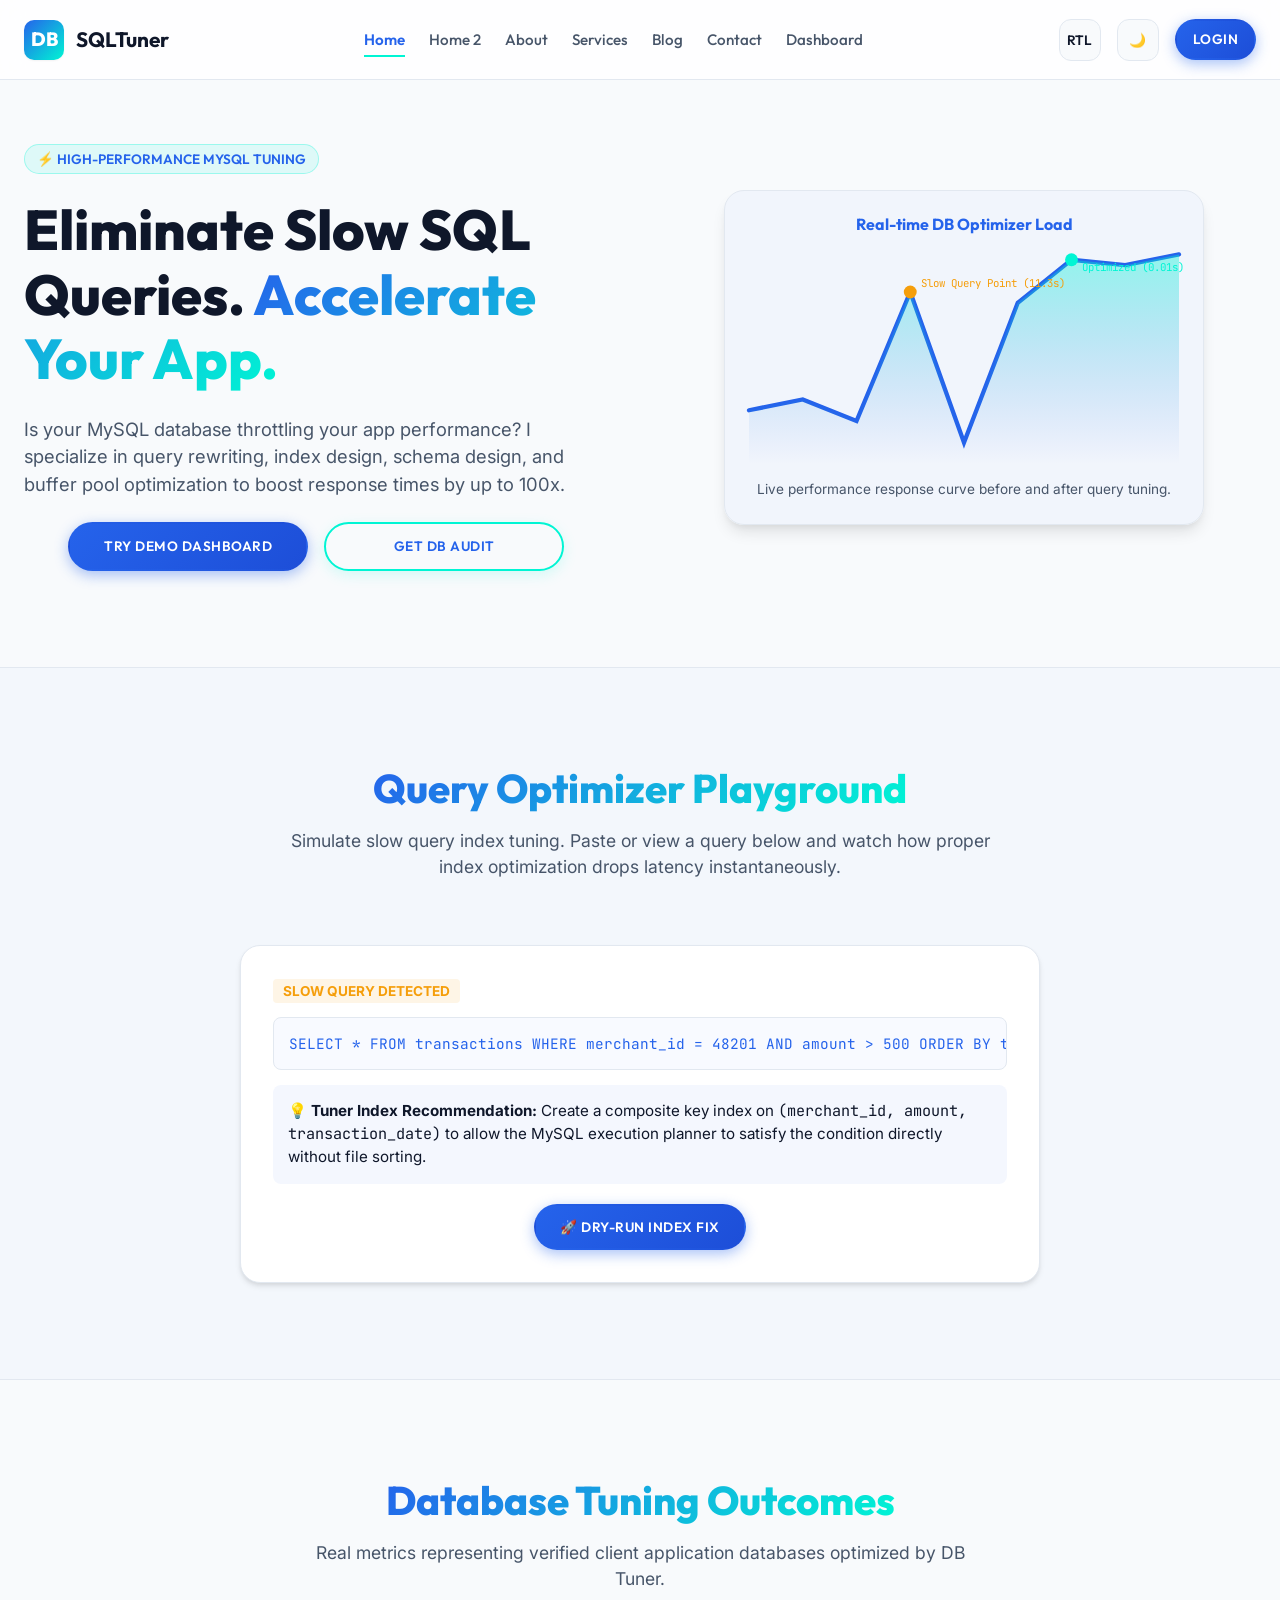
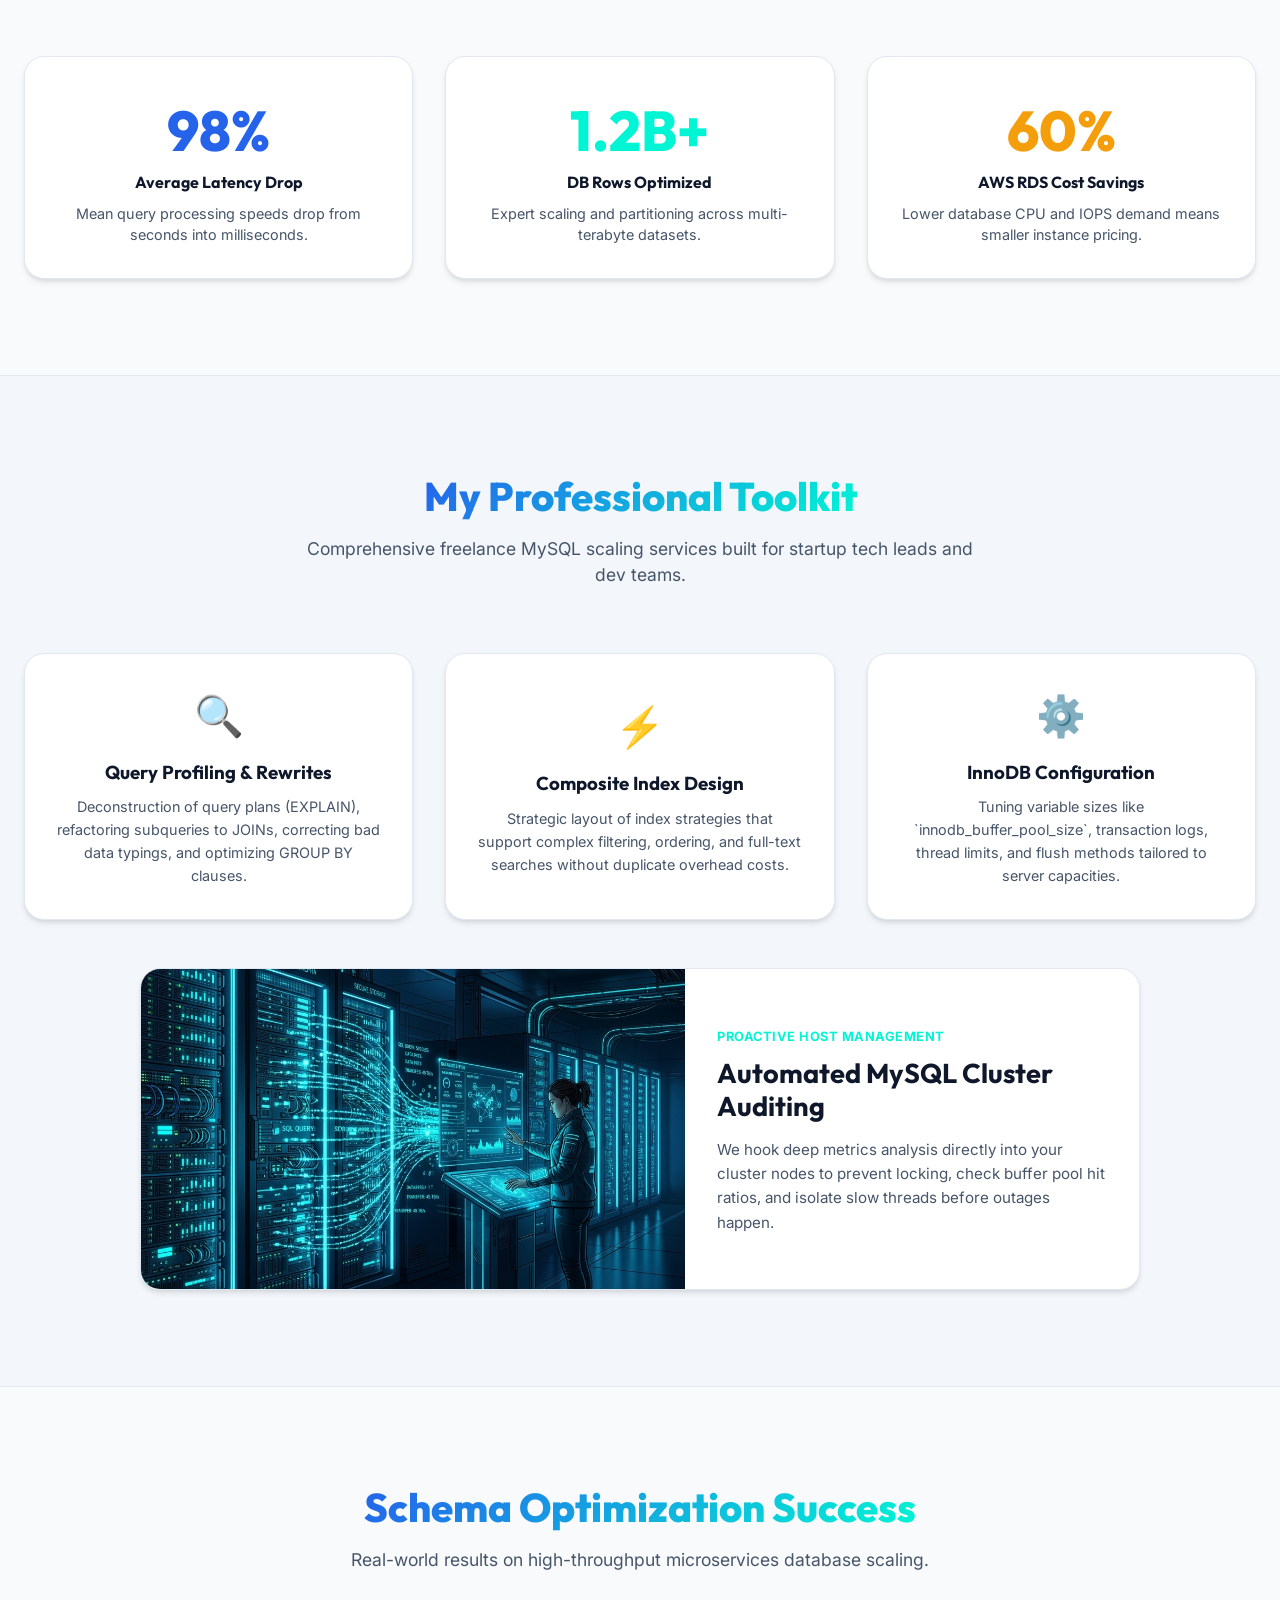
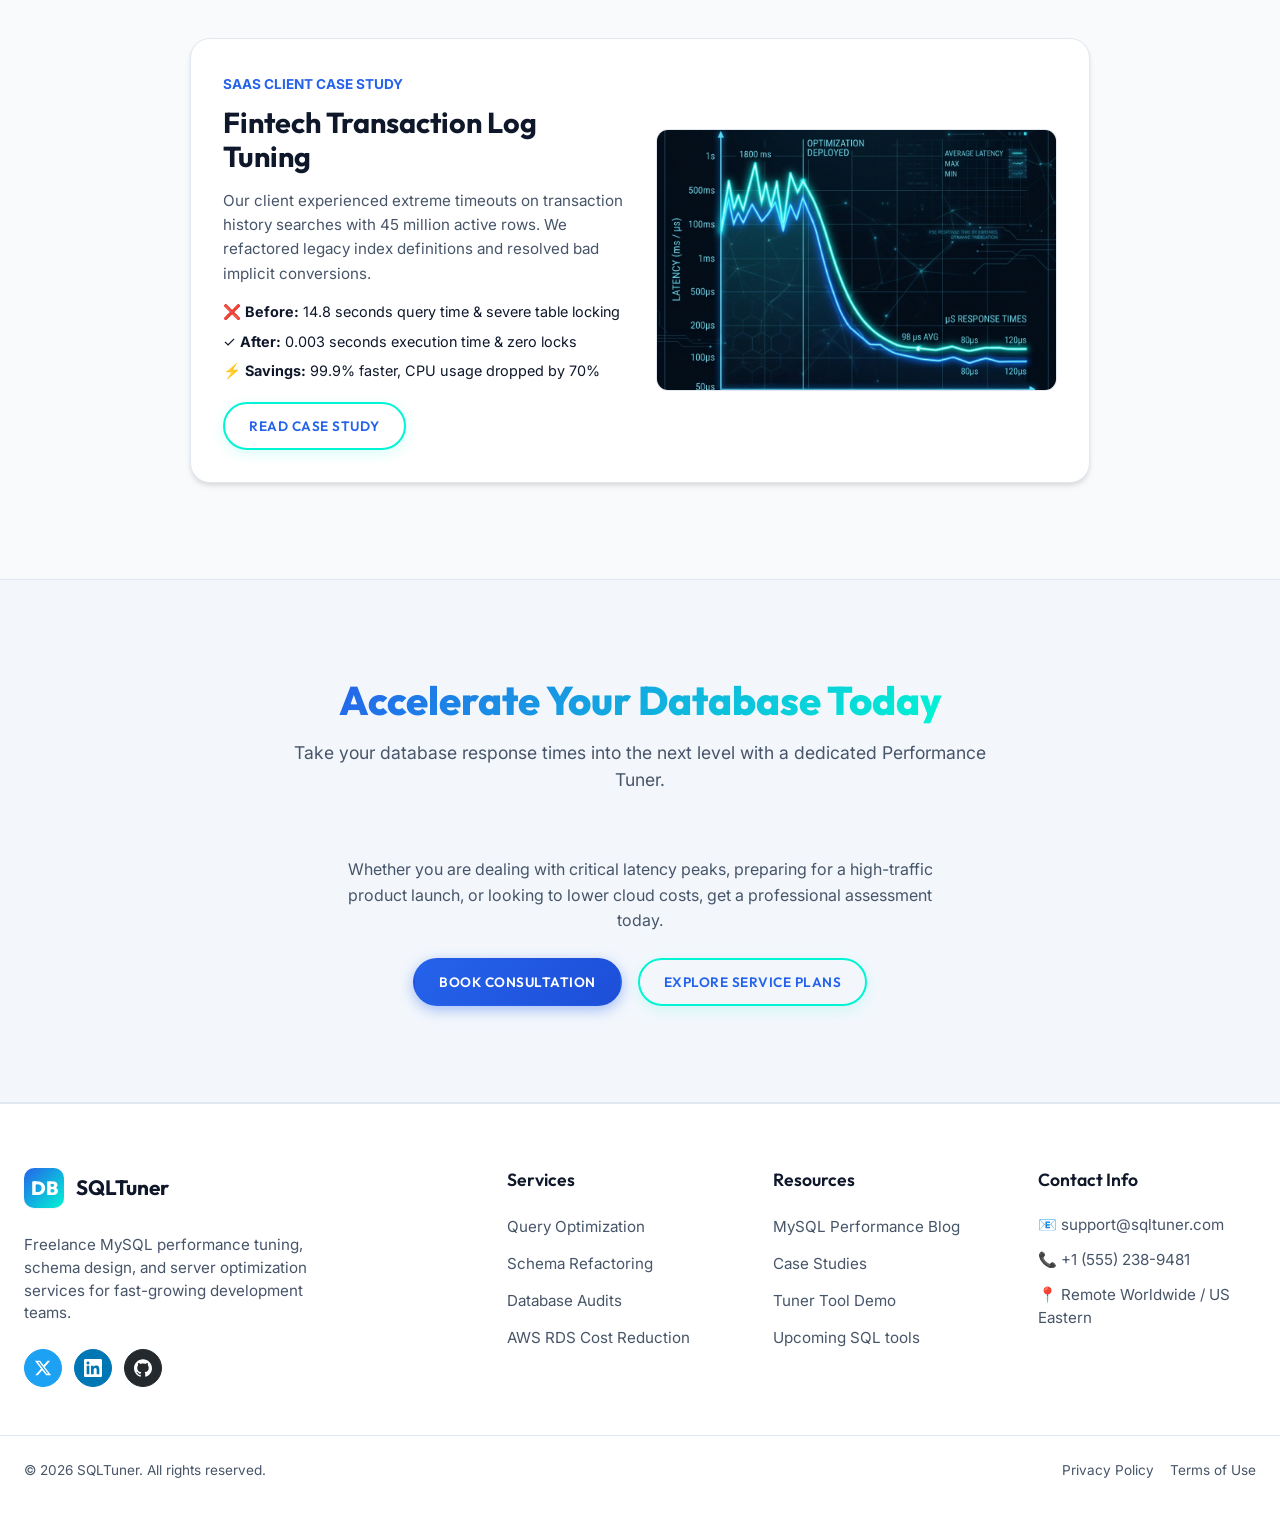
<file: pages/index.html>
<!DOCTYPE html>
<html lang="en">
<head>
  <meta charset="UTF-8">
  <meta name="viewport" content="width=device-width, initial-scale=1.0">
  <title>SQLTuner - Freelance MySQL Performance Tuner & DB Consultant</title>
  <meta name="description" content="Struggling with slow MySQL queries? Professional database performance tuner offering query analysis, indexing optimization, schema design, and server-side tuning.">
  <link rel="stylesheet" href="../assets/css/style.css">
  <link rel="stylesheet" href="../assets/css/dark-mode.css">
  <link rel="stylesheet" href="../assets/css/rtl.css">
</head>
<body>

  <!-- HEADER SYSTEM -->
  <header class="header">
    <div class="container header-container">
      <a href="index.html" class="logo-container">
        <div class="logo-icon">DB</div>
        <span>SQLTuner</span>
      </a>
      
      <button class="hamburger" aria-label="Toggle Menu">
        <span></span>
        <span></span>
        <span></span>
      </button>
      
      <ul class="nav-menu">
        <li><a href="index.html" class="nav-link active">Home</a></li>
        <li><a href="index2.html" class="nav-link">Home 2</a></li>
        <li><a href="about.html" class="nav-link">About</a></li>
        <li><a href="services.html" class="nav-link">Services</a></li>
        <li><a href="blog.html" class="nav-link">Blog</a></li>
        <li><a href="contact.html" class="nav-link">Contact</a></li>
        <li><a href="dashboard.html" class="nav-link">Dashboard</a></li>
        <li class="nav-menu-actions-mobile" style="width: 100%;">
          <div class="mobile-toggles-row">
            <button class="toggle-btn rtl-toggle" aria-label="Toggle Layout Direction">RTL</button>
            <button class="toggle-btn theme-toggle" aria-label="Toggle Color Theme">🌙</button>
          </div>
          <a href="login.html" class="btn btn-primary" style="width: 100%; margin-top: var(--space-2); text-align: center;">Login</a>
        </li>
      </ul>
      
      <div class="header-actions">
        <button class="toggle-btn rtl-toggle" aria-label="Toggle Layout Direction">RTL</button>
        <button class="toggle-btn theme-toggle" aria-label="Toggle Color Theme">🌙</button>
        <a href="login.html" class="btn btn-primary" style="padding: var(--space-2) var(--space-4);">Login</a>
      </div>
    </div>
  </header>

  <!-- SECTION 1: HERO SECTION -->
  <section class="hero">
    <div class="container hero-grid">
      <div class="hero-content">
        <div class="hero-tag">⚡ HIGH-PERFORMANCE MYSQL TUNING</div>
        <h1 class="hero-title">Eliminate Slow SQL Queries. <span>Accelerate Your App.</span></h1>
        <p class="hero-description">Is your MySQL database throttling your app performance? I specialize in query rewriting, index design, schema design, and buffer pool optimization to boost response times by up to 100x.</p>
        <div class="hero-actions">
          <a href="dashboard.html" class="btn btn-primary">Try Demo Dashboard</a>
          <a href="contact.html" class="btn btn-secondary">Get DB Audit</a>
        </div>
      </div>
      <div class="hero-visual">
        <div class="db-animation card-glass">
          <h4 style="margin-bottom: 15px; color: var(--primary);">Real-time DB Optimizer Load</h4>
          <!-- Custom SVG for premium look -->
          <svg viewBox="0 0 400 200" width="100%" height="auto" style="overflow: visible;">
            <defs>
              <linearGradient id="chartGrad" x1="0" y1="0" x2="0" y2="1">
                <stop offset="0%" stop-color="var(--secondary)" stop-opacity="0.4"/>
                <stop offset="100%" stop-color="var(--primary)" stop-opacity="0"/>
              </linearGradient>
            </defs>
            <path d="M0,150 L50,140 L100,160 L150,40 L200,180 L250,50 L300,10 L350,15 L400,5" fill="none" stroke="var(--primary)" stroke-width="4" stroke-linecap="round"/>
            <path d="M0,150 L50,140 L100,160 L150,40 L200,180 L250,50 L300,10 L350,15 L400,5 L400,200 L0,200 Z" fill="url(#chartGrad)"/>
            <circle cx="150" cy="40" r="6" fill="var(--accent)"/>
            <circle cx="300" cy="10" r="6" fill="var(--secondary)"/>
            <text x="160" y="35" fill="var(--accent)" font-size="10" font-family="'JetBrains Mono'">Slow Query Point (11.3s)</text>
            <text x="310" y="20" fill="var(--secondary)" font-size="10" font-family="'JetBrains Mono'">Optimized (0.01s)</text>
          </svg>
          <p style="font-size: 0.85rem; color: var(--text-muted); margin-top: 15px;">Live performance response curve before and after query tuning.</p>
        </div>
      </div>
    </div>
  </section>

  <!-- SECTION 2: INTERACTIVE QUERY ANALYZER PREVIEW -->
  <section class="section" style="background: rgba(var(--primary-rgb), 0.02); border-top: 1px solid var(--border-color); border-bottom: 1px solid var(--border-color);">
    <div class="container">
      <div class="section-header">
        <h2 class="section-title">Query Optimizer Playground</h2>
        <p class="section-subtitle">Simulate slow query index tuning. Paste or view a query below and watch how proper index optimization drops latency instantaneously.</p>
      </div>
      <div class="card-glass" style="max-width: 800px; margin: 0 auto; padding: var(--space-8); text-align: left; align-items: stretch;">
        <div style="margin-bottom: 15px;">
          <span style="font-size: 0.85rem; color: var(--accent); font-weight: 700; background: rgba(245, 158, 11, 0.1); padding: 4px 10px; border-radius: 4px;">SLOW QUERY DETECTED</span>
        </div>
        <pre style="background: rgba(var(--primary-rgb), 0.03); border: 1px solid var(--border-color); padding: 15px; border-radius: 8px; font-size: 0.9rem; overflow-x: auto; color: var(--primary); margin-bottom: 15px;"><code>SELECT * FROM transactions WHERE merchant_id = 48201 AND amount > 500 ORDER BY transaction_date DESC;</code></pre>
        <div style="background: rgba(37, 99, 235, 0.05); padding: 15px; border-radius: 8px; margin-bottom: 20px; font-size: 0.95rem;">
          💡 <strong>Tuner Index Recommendation:</strong> Create a composite key index on <code>(merchant_id, amount, transaction_date)</code> to allow the MySQL execution planner to satisfy the condition directly without file sorting.
        </div>
        <div style="display: flex; justify-content: space-between; align-items: center; flex-wrap: wrap; gap: 15px;">
          <div id="home-sandbox-stats" style="display: none; align-items: center; gap: 10px;">
            <span style="color: var(--secondary); font-weight: 700;">✓ Optimization Complete: 0.004s</span>
            <span style="background: rgba(0, 245, 212, 0.15); color: #02b39a; padding: 2px 8px; border-radius: 4px; font-size: 0.8rem; font-weight: 700;">99.9% Faster</span>
          </div>
          <button id="btn-sandbox-test" class="btn btn-primary" onclick="testSandbox()" style="margin: 0 auto;">🚀 Dry-Run Index Fix</button>
        </div>
      </div>
    </div>
  </section>

  <!-- SECTION 3: KEY PERFORMANCE STATISTICS -->
  <section class="section">
    <div class="container">
      <div class="section-header">
        <h2 class="section-title">Database Tuning Outcomes</h2>
        <p class="section-subtitle">Real metrics representing verified client application databases optimized by DB Tuner.</p>
      </div>
      <div style="display: grid; grid-template-columns: repeat(auto-fit, minmax(250px, 1fr)); gap: var(--space-8);">
        <div class="card-glass">
          <div style="font-size: 3.5rem; font-weight: 800; color: var(--primary); font-family: 'Outfit';">98%</div>
          <h4 style="margin-bottom: 10px;">Average Latency Drop</h4>
          <p style="font-size: 0.9rem; color: var(--text-muted);">Mean query processing speeds drop from seconds into milliseconds.</p>
        </div>
        <div class="card-glass">
          <div style="font-size: 3.5rem; font-weight: 800; color: var(--secondary); font-family: 'Outfit';">1.2B+</div>
          <h4 style="margin-bottom: 10px;">DB Rows Optimized</h4>
          <p style="font-size: 0.9rem; color: var(--text-muted);">Expert scaling and partitioning across multi-terabyte datasets.</p>
        </div>
        <div class="card-glass">
          <div style="font-size: 3.5rem; font-weight: 800; color: var(--accent); font-family: 'Outfit';">60%</div>
          <h4 style="margin-bottom: 10px;">AWS RDS Cost Savings</h4>
          <p style="font-size: 0.9rem; color: var(--text-muted);">Lower database CPU and IOPS demand means smaller instance pricing.</p>
        </div>
      </div>
    </div>
  </section>

  <!-- SECTION 4: TUNING & SERVICES EXPERTISE -->
  <section class="section" style="background: rgba(var(--primary-rgb), 0.02); border-top: 1px solid var(--border-color); border-bottom: 1px solid var(--border-color);">
    <div class="container">
      <div class="section-header">
        <h2 class="section-title">My Professional Toolkit</h2>
        <p class="section-subtitle">Comprehensive freelance MySQL scaling services built for startup tech leads and dev teams.</p>
      </div>
      <div style="display: grid; grid-template-columns: repeat(auto-fit, minmax(300px, 1fr)); gap: var(--space-8);">
        <div class="card-glass">
          <div style="font-size: 2.5rem; margin-bottom: 15px;">🔍</div>
          <h3 style="margin-bottom: 12px;">Query Profiling & Rewrites</h3>
          <p style="font-size: 0.9rem; color: var(--text-muted); line-height: 1.6;">Deconstruction of query plans (EXPLAIN), refactoring subqueries to JOINs, correcting bad data typings, and optimizing GROUP BY clauses.</p>
        </div>
        <div class="card-glass">
          <div style="font-size: 2.5rem; margin-bottom: 15px;">⚡</div>
          <h3 style="margin-bottom: 12px;">Composite Index Design</h3>
          <p style="font-size: 0.9rem; color: var(--text-muted); line-height: 1.6;">Strategic layout of index strategies that support complex filtering, ordering, and full-text searches without duplicate overhead costs.</p>
        </div>
        <div class="card-glass">
          <div style="font-size: 2.5rem; margin-bottom: 15px;">⚙️</div>
          <h3 style="margin-bottom: 12px;">InnoDB Configuration</h3>
          <p style="font-size: 0.9rem; color: var(--text-muted); line-height: 1.6;">Tuning variable sizes like `innodb_buffer_pool_size`, transaction logs, thread limits, and flush methods tailored to server capacities.</p>
        </div>
      </div>

      <!-- Added image visual for Section 4 -->
      <div class="card-glass" style="margin-top: var(--space-12); max-width: 1000px; margin-left: auto; margin-right: auto; padding: 0; overflow: hidden; border-radius: var(--border-radius-lg); display: block;">
        <div style="display: grid; grid-template-columns: 1.2fr 1fr; align-items: center; width: 100%;">
          <img src="../assets/images/database_server_cluster.png" alt="Database Server Clusters" style="width: 100%; height: 320px; object-fit: cover; display: block; border: 0;">
          <div style="padding: var(--space-8); text-align: left;">
            <span style="color: var(--secondary); font-weight: 700; font-size: 0.8rem; text-transform: uppercase; letter-spacing: 0.5px;">PROACTIVE HOST MANAGEMENT</span>
            <h3 style="margin-top: 10px; margin-bottom: 15px; font-size: 1.7rem;">Automated MySQL Cluster Auditing</h3>
            <p style="font-size: 0.95rem; color: var(--text-muted); line-height: 1.6;">We hook deep metrics analysis directly into your cluster nodes to prevent locking, check buffer pool hit ratios, and isolate slow threads before outages happen.</p>
          </div>
        </div>
      </div>
    </div>
  </section>

  <!-- SECTION 5: REAL-WORLD CASE STUDY SHOWCASE -->
  <section class="section">
    <div class="container">
      <div class="section-header">
        <h2 class="section-title">Schema Optimization Success</h2>
        <p class="section-subtitle">Real-world results on high-throughput microservices database scaling.</p>
      </div>
      <div class="card-glass" style="max-width: 900px; margin: 0 auto; display: grid; grid-template-columns: 1fr 1fr; gap: var(--space-8); padding: var(--space-8); text-align: left; align-items: center;">
        <div>
          <span style="color: var(--primary); font-weight: 700; font-size: 0.85rem; text-transform: uppercase;">SAAS CLIENT CASE STUDY</span>
          <h3 style="margin: 10px 0 15px 0; font-size: 1.8rem;">Fintech Transaction Log Tuning</h3>
          <p style="color: var(--text-muted); font-size: 0.95rem; margin-bottom: 15px; line-height: 1.6;">Our client experienced extreme timeouts on transaction history searches with 45 million active rows. We refactored legacy index definitions and resolved bad implicit conversions.</p>
          <ul style="list-style: none; display: flex; flex-direction: column; gap: 8px; font-size: 0.9rem; margin-bottom: 20px;">
            <li>❌ <strong>Before:</strong> 14.8 seconds query time & severe table locking</li>
            <li>✓ <strong>After:</strong> 0.003 seconds execution time & zero locks</li>
            <li>⚡ <strong>Savings:</strong> 99.9% faster, CPU usage dropped by 70%</li>
          </ul>
          <a href="about.html" class="btn btn-secondary">Read Case Study</a>
        </div>
        <div style="background: var(--bg-main); border: 1px solid var(--border-color); border-radius: var(--border-radius); overflow: hidden; padding: 0;">
          <img src="../assets/images/mysql_performance_chart.png" alt="MySQL Optimization Chart" style="width: 100%; height: 260px; object-fit: cover; display: block; border: 0;">
        </div>
      </div>
    </div>
  </section>

  <!-- SECTION 6: CLIENT PROOF & FAQ CTA -->
  <section class="section" style="background: rgba(var(--primary-rgb), 0.02); border-top: 1px solid var(--border-color); border-bottom: 1px solid var(--border-color);">
    <div class="container" style="text-align: center;">
      <div class="section-header">
        <h2 class="section-title">Accelerate Your Database Today</h2>
        <p class="section-subtitle">Take your database response times into the next level with a dedicated Performance Tuner.</p>
      </div>
      <div style="max-width: 600px; margin: 0 auto; display: flex; flex-direction: column; gap: var(--space-6); align-items: center;">
        <p style="color: var(--text-muted); line-height: 1.6;">Whether you are dealing with critical latency peaks, preparing for a high-traffic product launch, or looking to lower cloud costs, get a professional assessment today.</p>
        <div style="display: flex; gap: var(--space-4);">
          <a href="contact.html" class="btn btn-primary">Book Consultation</a>
          <a href="services.html" class="btn btn-secondary">Explore Service Plans</a>
        </div>
      </div>
    </div>
  </section>

  <!-- FOOTER -->
  <footer class="footer">
    <div class="container footer-grid">
      <div class="footer-brand-column">
        <a href="index.html" class="logo-container" style="margin-bottom: 10px;">
          <div class="logo-icon">DB</div>
          <span>SQLTuner</span>
        </a>
        <p class="footer-brand-text">Freelance MySQL performance tuning, schema design, and server optimization services for fast-growing development teams.</p>
        <div class="footer-socials">
          <a href="https://twitter.com" class="social-link social-twitter" aria-label="Twitter" target="_blank" rel="noopener">
            <svg width="18" height="18" viewBox="0 0 24 24" fill="currentColor"><path d="M18.244 2.25h3.308l-7.227 8.26 8.502 11.24H16.17l-5.214-6.817L4.99 21.75H1.68l7.73-8.835L1.254 2.25H8.08l4.713 6.231zm-1.161 17.52h1.833L7.084 4.126H5.117z"/></svg>
          </a>
          <a href="https://linkedin.com" class="social-link social-linkedin" aria-label="LinkedIn" target="_blank" rel="noopener">
            <svg width="18" height="18" viewBox="0 0 24 24" fill="currentColor"><path d="M20.447 20.452h-3.554v-5.569c0-1.328-.027-3.037-1.852-3.037-1.853 0-2.136 1.445-2.136 2.939v5.667H9.351V9h3.414v1.561h.046c.477-.9 1.637-1.85 3.37-1.85 3.601 0 4.267 2.37 4.267 5.455v6.286zM5.337 7.433c-1.144 0-2.063-.926-2.063-2.065 0-1.138.92-2.063 2.063-2.063 1.14 0 2.064.925 2.064 2.063 0 1.139-.925 2.065-2.064 2.065zm1.782 13.019H3.555V9h3.564v11.452zM22.225 0H1.771C.792 0 0 .774 0 1.729v20.542C0 23.227.792 24 1.771 24h20.451C23.2 24 24 23.227 24 22.271V1.729C24 .774 23.2 0 22.222 0h.003z"/></svg>
          </a>
          <a href="https://github.com" class="social-link social-github" aria-label="GitHub" target="_blank" rel="noopener">
            <svg width="18" height="18" viewBox="0 0 24 24" fill="currentColor"><path d="M12 .297c-6.63 0-12 5.373-12 12 0 5.303 3.438 9.8 8.205 11.385.6.113.82-.258.82-.577 0-.285-.01-1.04-.015-2.04-3.338.724-4.042-1.61-4.042-1.61C4.422 18.07 3.633 17.7 3.633 17.7c-1.087-.744.084-.729.084-.729 1.205.084 1.838 1.236 1.838 1.236 1.07 1.835 2.809 1.305 3.495.998.108-.776.417-1.305.76-1.605-2.665-.3-5.466-1.332-5.466-5.93 0-1.31.465-2.38 1.235-3.22-.135-.303-.54-1.523.105-3.176 0 0 1.005-.322 3.3 1.23.96-.267 1.98-.399 3-.405 1.02.006 2.04.138 3 .405 2.28-1.552 3.285-1.23 3.285-1.23.645 1.653.24 2.873.12 3.176.765.84 1.23 1.91 1.23 3.22 0 4.61-2.805 5.625-5.475 5.92.42.36.81 1.096.81 2.22 0 1.606-.015 2.896-.015 3.286 0 .315.21.69.825.57C20.565 22.092 24 17.592 24 12.297c0-6.627-5.373-12-12-12"/></svg>
          </a>
        </div>
      </div>
      <div>
        <h4 class="footer-column-title">Services</h4>
        <ul class="footer-links">
          <li><a href="services.html">Query Optimization</a></li>
          <li><a href="services.html">Schema Refactoring</a></li>
          <li><a href="services.html">Database Audits</a></li>
          <li><a href="services.html">AWS RDS Cost Reduction</a></li>
        </ul>
      </div>
      <div>
        <h4 class="footer-column-title">Resources</h4>
        <ul class="footer-links">
          <li><a href="blog.html">MySQL Performance Blog</a></li>
          <li><a href="about.html">Case Studies</a></li>
          <li><a href="dashboard.html">Tuner Tool Demo</a></li>
          <li><a href="coming-soon.html">Upcoming SQL tools</a></li>
        </ul>
      </div>
      <div>
        <h4 class="footer-column-title">Contact Info</h4>
        <div class="footer-contact-info">
          <div class="footer-contact-item">📧 support@sqltuner.com</div>
          <div class="footer-contact-item">📞 +1 (555) 238-9481</div>
          <div class="footer-contact-item">📍 Remote Worldwide / US Eastern</div>
        </div>
      </div>
    </div>
    <div class="container footer-bottom">
      <p>&copy; 2026 SQLTuner. All rights reserved.</p>
      <div style="display: flex; gap: var(--space-4);">
        <a href="404.html">Privacy Policy</a>
        <a href="404.html">Terms of Use</a>
      </div>
    </div>
  </footer>

  <script src="../assets/js/main.js"></script>
  <script>
    function testSandbox() {
      const btn = document.getElementById('btn-sandbox-test');
      const stats = document.getElementById('home-sandbox-stats');
      btn.style.display = 'none';
      stats.style.display = 'flex';
    }
  </script>
</body>
</html>
</file>
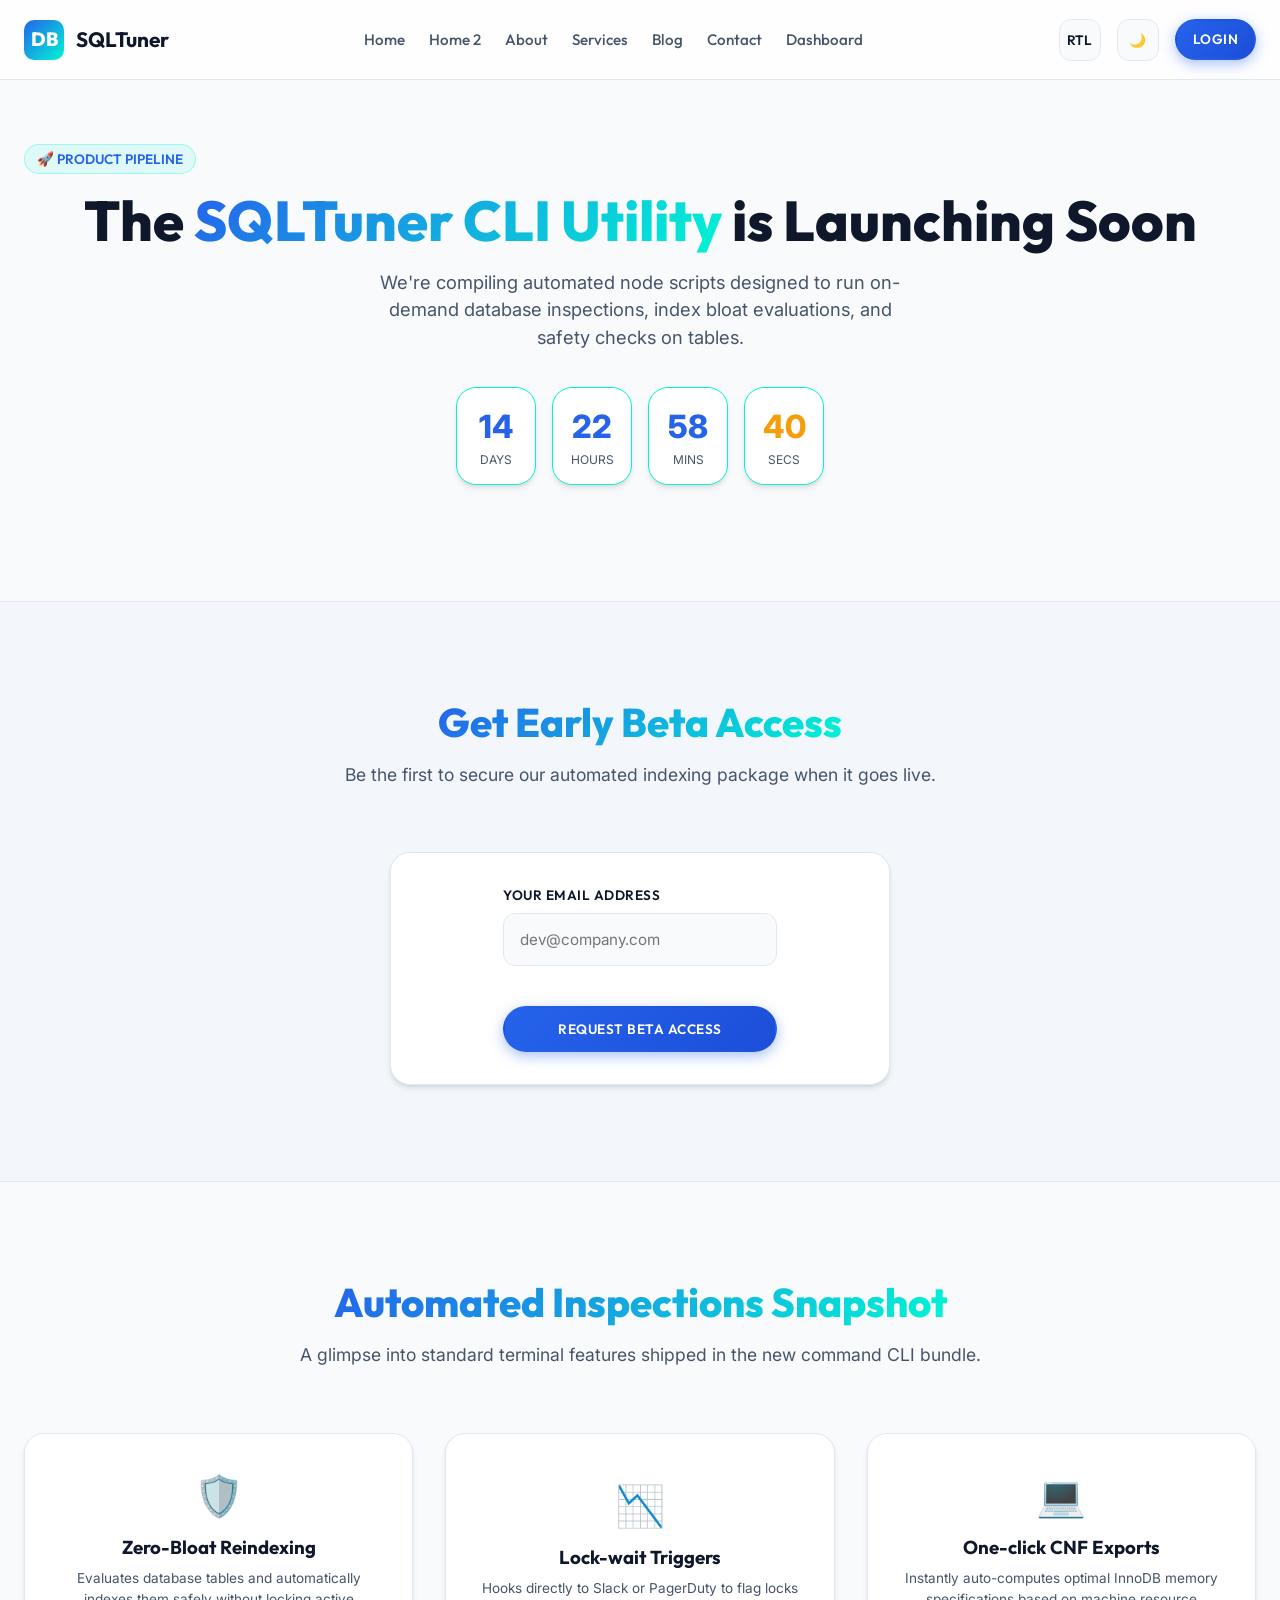
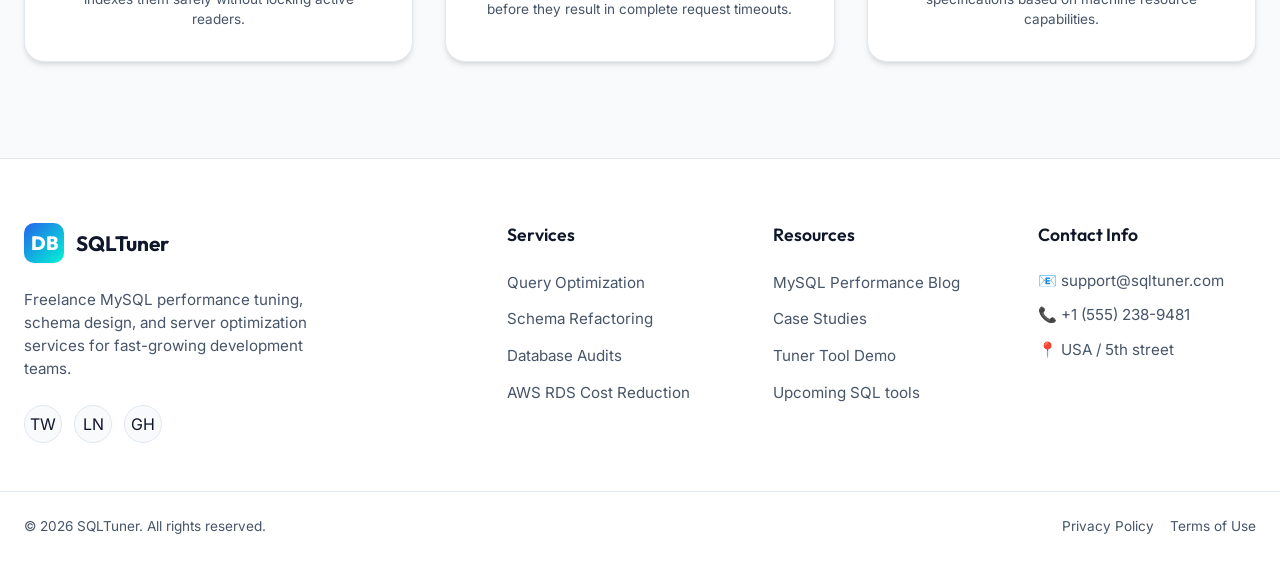
<file: pages/coming-soon.html>
<!DOCTYPE html>
<html lang="en">
<head>
  <meta charset="UTF-8">
  <meta name="viewport" content="width=device-width, initial-scale=1.0">
  <title>Coming Soon - SQLTuner Automated Reindexing Script</title>
  <link rel="stylesheet" href="../assets/css/style.css">
  <link rel="stylesheet" href="../assets/css/dark-mode.css">
  <link rel="stylesheet" href="../assets/css/rtl.css">
  <link rel="icon" type="image/png" href="../assets/images/favicon.png">
</head>
<body>

  <!-- HEADER SYSTEM -->
  <header class="header">
    <div class="container header-container">
      <a href="../index.html" class="logo-container">
        <div class="logo-icon">DB</div>
        <span>SQLTuner</span>
      </a>
      
      <button class="hamburger" aria-label="Toggle Menu">
        <span></span>
        <span></span>
        <span></span>
      </button>
      
      <ul class="nav-menu">
        <li><a href="../index.html" class="nav-link">Home</a></li>
        <li><a href="index2.html" class="nav-link">Home 2</a></li>
        <li><a href="about.html" class="nav-link">About</a></li>
        <li><a href="services.html" class="nav-link">Services</a></li>
        <li><a href="blog.html" class="nav-link">Blog</a></li>
        <li><a href="contact.html" class="nav-link">Contact</a></li>
        <li><a href="dashboard.html" class="nav-link">Dashboard</a></li>
      </ul>
      
      <div class="header-actions">
        <button class="toggle-btn rtl-toggle" aria-label="Toggle Layout Direction">RTL</button>
        <button class="toggle-btn theme-toggle" aria-label="Toggle Color Theme">🌙</button>
        <a href="login.html" class="btn btn-primary" style="padding: var(--space-2) var(--space-4);">Login</a>
      </div>
    </div>
  </header>

  <!-- SECTION 1: LAUNCH COUNTDOWN HERO -->
  <section class="hero" style="text-align: center;">
    <div class="container" style="display: flex; flex-direction: column; align-items: center; justify-content: center;">
      <div class="hero-tag">🚀 PRODUCT PIPELINE</div>
      <h1 class="hero-title" style="margin-top: 15px;">The <span>SQLTuner CLI Utility</span> is Launching Soon</h1>
      <p class="hero-description" style="margin: 15px auto 35px auto;">We're compiling automated node scripts designed to run on-demand database inspections, index bloat evaluations, and safety checks on tables.</p>
      
      <!-- Countdown timer -->
      <div style="display: flex; gap: var(--space-4); margin-bottom: 20px;">
        <div class="card-glass" style="min-width: 80px; padding: 15px; border-color: var(--secondary);">
          <div style="font-size: 2rem; font-weight: 800; color: var(--primary);" id="days-val">14</div>
          <span style="font-size: 0.75rem; color: var(--text-muted); text-transform: uppercase;">Days</span>
        </div>
        <div class="card-glass" style="min-width: 80px; padding: 15px; border-color: var(--secondary);">
          <div style="font-size: 2rem; font-weight: 800; color: var(--primary);" id="hours-val">22</div>
          <span style="font-size: 0.75rem; color: var(--text-muted); text-transform: uppercase;">Hours</span>
        </div>
        <div class="card-glass" style="min-width: 80px; padding: 15px; border-color: var(--secondary);">
          <div style="font-size: 2rem; font-weight: 800; color: var(--primary);" id="mins-val">58</div>
          <span style="font-size: 0.75rem; color: var(--text-muted); text-transform: uppercase;">Mins</span>
        </div>
        <div class="card-glass" style="min-width: 80px; padding: 15px; border-color: var(--secondary);">
          <div style="font-size: 2rem; font-weight: 800; color: var(--accent);" id="secs-val">41</div>
          <span style="font-size: 0.75rem; color: var(--text-muted); text-transform: uppercase;">Secs</span>
        </div>
      </div>
    </div>
  </section>

  <!-- SECTION 2: BETA REGISTRATION FORM -->
  <section class="section" style="background: rgba(var(--primary-rgb), 0.02); border-top: 1px solid var(--border-color); border-bottom: 1px solid var(--border-color);">
    <div class="container" style="text-align: center;">
      <div class="section-header">
        <h2 class="section-title">Get Early Beta Access</h2>
        <p class="section-subtitle">Be the first to secure our automated indexing package when it goes live.</p>
      </div>
      <div class="card-glass" style="max-width: 500px; margin: 0 auto; padding: var(--space-8);">
        <form novalidate>
          <div class="form-group">
            <label class="form-label" for="beta_email">Your Email Address</label>
            <input class="form-control" type="email" id="beta_email" placeholder="dev@company.com" required>
            <span class="validation-tooltip"></span>
          </div>
          <button type="submit" class="btn btn-primary" style="width: 100%; margin-top: var(--space-4);">Request beta access</button>
        </form>
      </div>
    </div>
  </section>

  <!-- SECTION 3: SNEAK PEEK CLI CAPABILITIES -->
  <section class="section" style="text-align: center;">
    <div class="container">
      <div class="section-header">
        <h2 class="section-title">Automated Inspections Snapshot</h2>
        <p class="section-subtitle">A glimpse into standard terminal features shipped in the new command CLI bundle.</p>
      </div>
      <div style="display: grid; grid-template-columns: repeat(auto-fit, minmax(280px, 1fr)); gap: var(--space-8);">
        <div class="card-glass">
          <div style="font-size: 2.5rem; margin-bottom: 10px;">🛡️</div>
          <h3>Zero-Bloat Reindexing</h3>
          <p style="font-size: 0.85rem; color: var(--text-muted); margin-top: 10px; line-height: 1.5;">Evaluates database tables and automatically indexes them safely without locking active readers.</p>
        </div>
        <div class="card-glass">
          <div style="font-size: 2.5rem; margin-bottom: 10px;">📉</div>
          <h3>Lock-wait Triggers</h3>
          <p style="font-size: 0.85rem; color: var(--text-muted); margin-top: 10px; line-height: 1.5;">Hooks directly to Slack or PagerDuty to flag locks before they result in complete request timeouts.</p>
        </div>
        <div class="card-glass">
          <div style="font-size: 2.5rem; margin-bottom: 10px;">💻</div>
          <h3>One-click CNF Exports</h3>
          <p style="font-size: 0.85rem; color: var(--text-muted); margin-top: 10px; line-height: 1.5;">Instantly auto-computes optimal InnoDB memory specifications based on machine resource capabilities.</p>
        </div>
      </div>
    </div>
  </section>

  <!-- FOOTER -->
  <footer class="footer">
    <div class="container footer-grid">
      <div class="footer-brand-column">
        <a href="../index.html" class="logo-container" style="margin-bottom: 10px;">
          <div class="logo-icon">DB</div>
          <span>SQLTuner</span>
        </a>
        <p class="footer-brand-text">Freelance MySQL performance tuning, schema design, and server optimization services for fast-growing development teams.</p>
        <div class="footer-socials">
          <a href="#" class="social-link" aria-label="Twitter">TW</a>
          <a href="#" class="social-link" aria-label="LinkedIn">LN</a>
          <a href="#" class="social-link" aria-label="GitHub">GH</a>
        </div>
      </div>
      <div>
        <h4 class="footer-column-title">Services</h4>
        <ul class="footer-links">
          <li><a href="services.html">Query Optimization</a></li>
          <li><a href="services.html">Schema Refactoring</a></li>
          <li><a href="services.html">Database Audits</a></li>
          <li><a href="services.html">AWS RDS Cost Reduction</a></li>
        </ul>
      </div>
      <div>
        <h4 class="footer-column-title">Resources</h4>
        <ul class="footer-links">
          <li><a href="blog.html">MySQL Performance Blog</a></li>
          <li><a href="about.html">Case Studies</a></li>
          <li><a href="dashboard.html">Tuner Tool Demo</a></li>
          <li><a href="coming-soon.html">Upcoming SQL tools</a></li>
        </ul>
      </div>
      <div>
        <h4 class="footer-column-title">Contact Info</h4>
        <div class="footer-contact-info">
          <div class="footer-contact-item">📧 support@sqltuner.com</div>
          <div class="footer-contact-item">📞 +1 (555) 238-9481</div>
          <div class="footer-contact-item">📍 USA / 5th street</div>
        </div>
      </div>
    </div>
    <div class="container footer-bottom">
      <p>&copy; 2026 SQLTuner. All rights reserved.</p>
      <div style="display: flex; gap: var(--space-4);">
        <a href="404.html">Privacy Policy</a>
        <a href="404.html">Terms of Use</a>
      </div>
    </div>
  </footer>

  <script src="../assets/js/main.js"></script>
  <script>
    // Live countdown clock simulator
    let secondsVal = 41;
    let minsVal = 58;

    setInterval(() => {
      secondsVal--;
      if (secondsVal < 0) {
        secondsVal = 59;
        minsVal--;
        if (minsVal < 0) {
          minsVal = 59;
        }
        document.getElementById('mins-val').textContent = minsVal;
      }
      document.getElementById('secs-val').textContent = secondsVal < 10 ? '0' + secondsVal : secondsVal;
    }, 1000);
  </script>
</body>
</html>
</file>
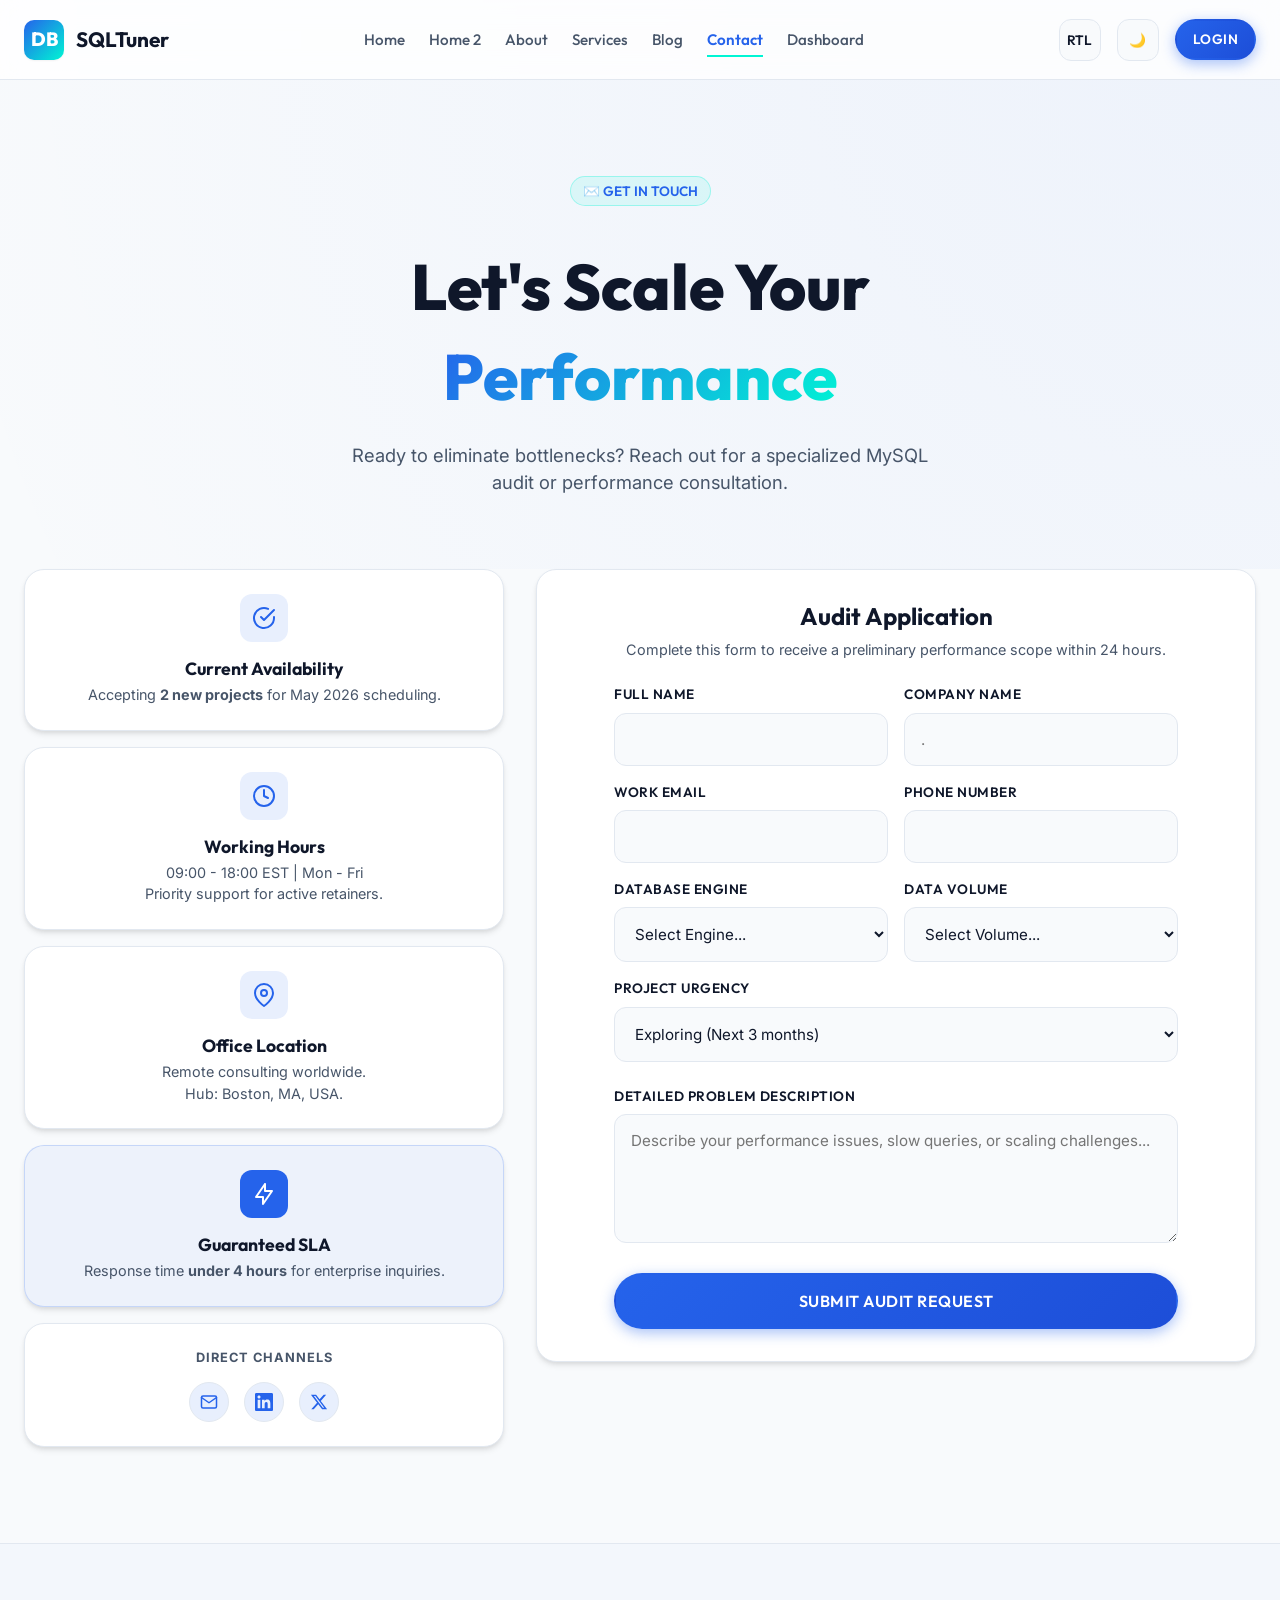
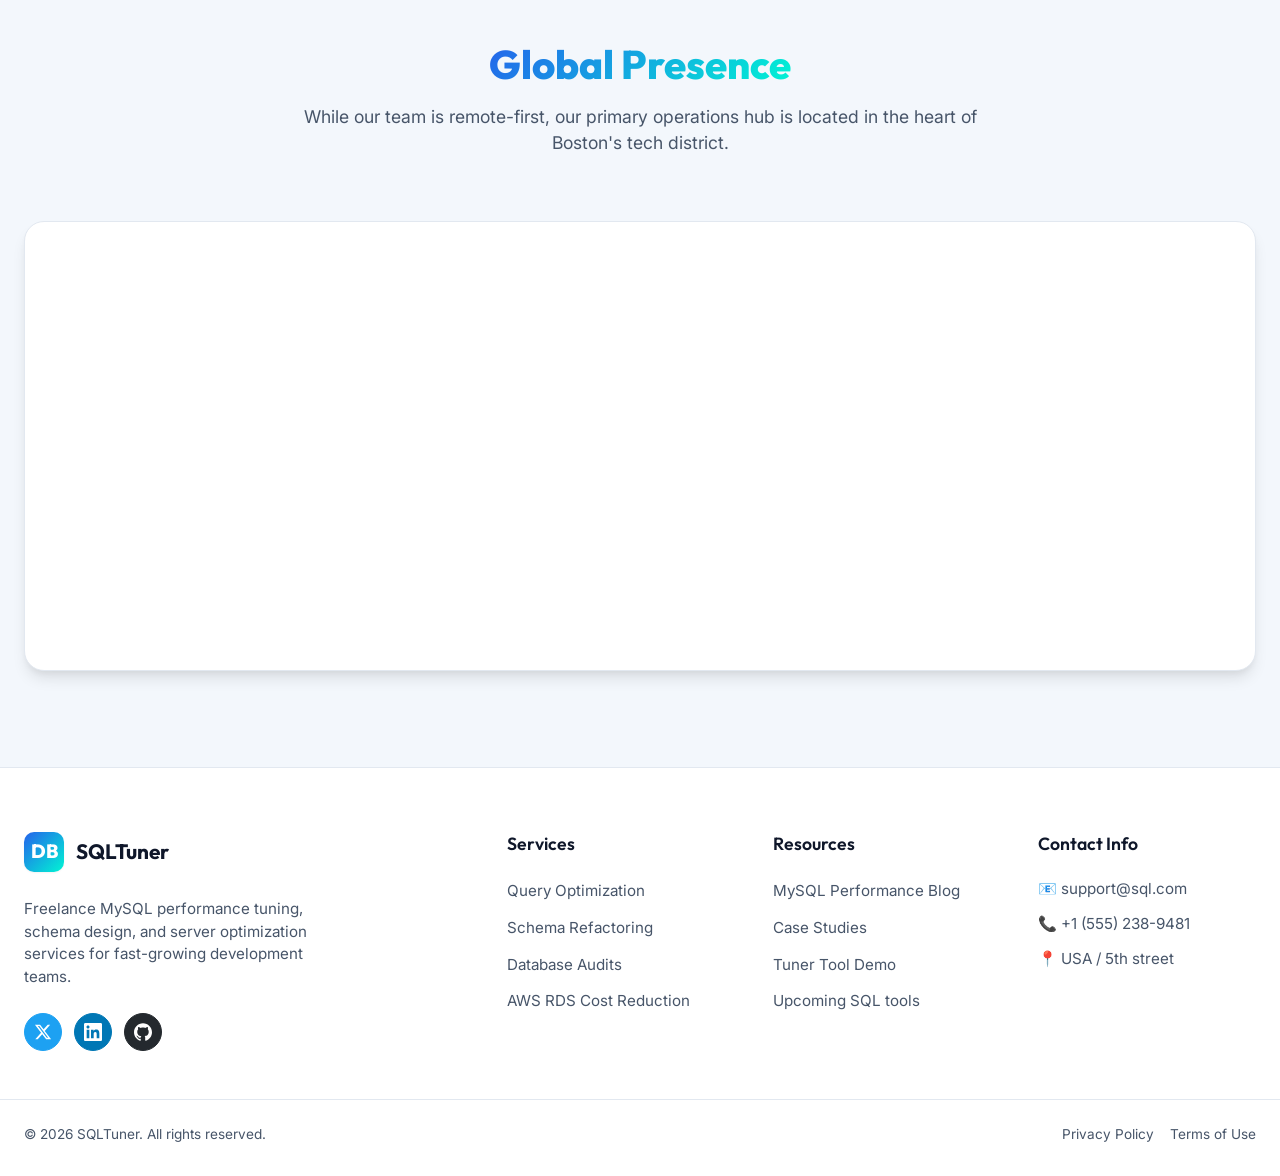
<file: pages/contact.html>
<!DOCTYPE html>
<html lang="en">

<head>
  <meta charset="UTF-8">
  <meta name="viewport" content="width=device-width, initial-scale=1.0">
  <title>Contact SQLTuner - Book Your MySQL Audit</title>
  <meta name="description"
    content="Reach out to arrange a comprehensive database scale audit. Send details on slow queries, CPU benchmarks, and table rows for immediate professional assistance.">
  <link rel="stylesheet" href="../assets/css/style.css">
  <link rel="stylesheet" href="../assets/css/dark-mode.css">
  <link rel="stylesheet" href="../assets/css/rtl.css">
  <link rel="icon" type="image/png" href="../assets/images/favicon.png">
  <style>
    /* Custom styles for contact page refinement */
    .contact-grid {
      display: grid;
      grid-template-columns: 1fr 1.5fr;
      gap: var(--space-8);
      align-items: start;
    }

    @media (max-width: 992px) {
      .contact-grid {
        grid-template-columns: 1fr;
      }
    }

    .info-card {
      display: flex;
      gap: var(--space-4);
      padding: var(--space-6);
      margin-bottom: var(--space-4);
      transition: transform var(--transition-normal);
    }

    .info-card:hover {
      transform: translateY(-5px);
    }

    .info-icon {
      width: 48px;
      height: 48px;
      background: rgba(var(--primary-rgb), 0.1);
      border-radius: 12px;
      display: flex;
      align-items: center;
      justify-content: center;
      color: var(--primary);
      flex-shrink: 0;
    }

    .info-icon svg {
      width: 24px;
      height: 24px;
    }

    .form-row {
      display: grid;
      grid-template-columns: 1fr 1fr;
      gap: var(--space-4);
      margin-bottom: var(--space-4);
    }

    @media (max-width: 600px) {
      .form-row {
        grid-template-columns: 1fr;
      }
    }

    .contact-hero {
      padding: calc(var(--header-height) + var(--space-24)) 0 var(--space-10) 0;
      background: radial-gradient(circle at top right, rgba(var(--primary-rgb), 0.05), transparent);
      overflow: visible; /* Ensure no cropping */
    }
    .contact-hero .hero-title {
      line-height: 1.4;
      padding: 20px 0;
      margin: 0;
    }
  </style>
</head>

<body>

  <!-- HEADER SYSTEM -->
  <header class="header">
    <div class="container header-container">
      <a href="../index.html" class="logo-container">
        <div class="logo-icon">DB</div>
        <span>SQLTuner</span>
      </a>

      <button class="hamburger" aria-label="Toggle Menu">
        <span></span>
        <span></span>
        <span></span>
      </button>

      <ul class="nav-menu">
        <li><a href="../index.html" class="nav-link">Home</a></li>
        <li><a href="index2.html" class="nav-link">Home 2</a></li>
        <li><a href="about.html" class="nav-link">About</a></li>
        <li><a href="services.html" class="nav-link">Services</a></li>
        <li><a href="blog.html" class="nav-link">Blog</a></li>
        <li><a href="contact.html" class="nav-link active">Contact</a></li>
        <li><a href="dashboard.html" class="nav-link">Dashboard</a></li>
        <li class="nav-menu-actions-mobile" style="width: 100%;">
          <div class="mobile-toggles-row">
            <button class="toggle-btn rtl-toggle" aria-label="Toggle Layout Direction">RTL</button>
            <button class="toggle-btn theme-toggle" aria-label="Toggle Color Theme">🌙</button>
          </div>
          <a href="login.html" class="btn btn-primary" style="width: 100%; margin-top: var(--space-2); text-align: center;">Login</a>
        </li>
      </ul>

      <div class="header-actions">
        <button class="toggle-btn rtl-toggle" aria-label="Toggle Layout Direction">RTL</button>
        <button class="toggle-btn theme-toggle" aria-label="Toggle Color Theme">🌙</button>
        <a href="login.html" class="btn btn-primary" style="padding: var(--space-2) var(--space-4);">Login</a>
      </div>
    </div>
  </header>

  <!-- CONTACT HERO SECTION -->
  <section class="contact-hero">
    <div class="container">
      <div style="max-width: 800px; margin: 0 auto; text-align: center;">
        <div class="hero-tag" style="margin: 0 auto var(--space-4) auto; width: fit-content; display: block;">✉️ GET IN TOUCH</div>
        <h1 class="hero-title" style="font-size: clamp(2.5rem, 5vw, 4rem);">Let's Scale Your <span>Performance</span></h1>
        <p class="hero-description" style="max-width: 600px; margin: 0 auto var(--space-8) auto;">Ready to eliminate bottlenecks? Reach out for a specialized MySQL audit or performance consultation.</p>
      </div>
    </div>
  </section>

  <!-- MAIN CONTACT SECTION -->
  <section class="section" style="padding-top: 0;">
    <div class="container">
      <div class="contact-grid">
        
        <!-- LEFT COLUMN: CONTACT INFO & CARDS -->
        <div class="contact-info-column">
          <div class="info-card card-glass">
            <div class="info-icon">
              <svg xmlns="http://www.w3.org/2000/svg" width="24" height="24" viewBox="0 0 24 24" fill="none" stroke="currentColor" stroke-width="2" stroke-linecap="round" stroke-linejoin="round"><path d="M22 11.08V12a10 10 0 1 1-5.93-9.14"></path><polyline points="22 4 12 14.01 9 11.01"></polyline></svg>
            </div>
            <div>
              <h3 style="font-size: 1.1rem; margin-bottom: 5px;">Current Availability</h3>
              <p style="font-size: 0.9rem; color: var(--text-muted);">Accepting <strong>2 new projects</strong> for May 2026 scheduling.</p>
            </div>
          </div>

          <div class="info-card card-glass">
            <div class="info-icon">
              <svg xmlns="http://www.w3.org/2000/svg" width="24" height="24" viewBox="0 0 24 24" fill="none" stroke="currentColor" stroke-width="2" stroke-linecap="round" stroke-linejoin="round"><circle cx="12" cy="12" r="10"></circle><polyline points="12 6 12 12 16 14"></polyline></svg>
            </div>
            <div>
              <h3 style="font-size: 1.1rem; margin-bottom: 5px;">Working Hours</h3>
              <p style="font-size: 0.9rem; color: var(--text-muted);">09:00 - 18:00 EST | Mon - Fri<br>Priority support for active retainers.</p>
            </div>
          </div>

          <div class="info-card card-glass">
            <div class="info-icon">
              <svg xmlns="http://www.w3.org/2000/svg" width="24" height="24" viewBox="0 0 24 24" fill="none" stroke="currentColor" stroke-width="2" stroke-linecap="round" stroke-linejoin="round"><path d="M21 10c0 7-9 13-9 13s-9-6-9-13a9 9 0 0 1 18 0z"></path><circle cx="12" cy="10" r="3"></circle></svg>
            </div>
            <div>
              <h3 style="font-size: 1.1rem; margin-bottom: 5px;">Office Location</h3>
              <p style="font-size: 0.9rem; color: var(--text-muted);">Remote consulting worldwide.<br>Hub: Boston, MA, USA.</p>
            </div>
          </div>

          <div class="info-card card-glass" style="background: rgba(var(--primary-rgb), 0.05); border-color: rgba(var(--primary-rgb), 0.2);">
            <div class="info-icon" style="background: var(--primary); color: white;">
              <svg xmlns="http://www.w3.org/2000/svg" width="24" height="24" viewBox="0 0 24 24" fill="none" stroke="currentColor" stroke-width="2" stroke-linecap="round" stroke-linejoin="round"><polyline points="13 2 13 9 20 9 11 22 11 15 4 15 13 2"></polyline></svg>
            </div>
            <div>
              <h3 style="font-size: 1.1rem; margin-bottom: 5px;">Guaranteed SLA</h3>
              <p style="font-size: 0.9rem; color: var(--text-muted);">Response time <strong>under 4 hours</strong> for enterprise inquiries.</p>
            </div>
          </div>

          <!-- Social Links Card -->
          <div class="card-glass" style="padding: var(--space-6); text-align: center;">
            <p style="font-size: 0.8rem; font-weight: 700; color: var(--text-muted); margin-bottom: 15px; letter-spacing: 1px; text-transform: uppercase;">Direct Channels</p>
            <div style="display: flex; gap: 15px; justify-content: center;">
              <a href="mailto:support@sql.com" class="social-link" style="width: 40px; height: 40px; display: flex; align-items: center; justify-content: center; background: rgba(var(--primary-rgb), 0.1); border-radius: 50%; color: var(--primary);">
                <svg xmlns="http://www.w3.org/2000/svg" width="18" height="18" viewBox="0 0 24 24" fill="none" stroke="currentColor" stroke-width="2" stroke-linecap="round" stroke-linejoin="round"><path d="M4 4h16c1.1 0 2 .9 2 2v12c0 1.1-.9 2-2 2H4c-1.1 0-2-.9-2-2V6c0-1.1.9-2 2-2z"></path><polyline points="22,6 12,13 2,6"></polyline></svg>
              </a>
              <a href="https://linkedin.com" class="social-link" style="width: 40px; height: 40px; display: flex; align-items: center; justify-content: center; background: rgba(var(--primary-rgb), 0.1); border-radius: 50%; color: var(--primary);">
                <svg width="18" height="18" viewBox="0 0 24 24" fill="currentColor"><path d="M20.447 20.452h-3.554v-5.569c0-1.328-.027-3.037-1.852-3.037-1.853 0-2.136 1.445-2.136 2.939v5.667H9.351V9h3.414v1.561h.046c.477-.9 1.637-1.85 3.37-1.85 3.601 0 4.267 2.37 4.267 5.455v6.286zM5.337 7.433c-1.144 0-2.063-.926-2.063-2.065 0-1.138.92-2.063 2.063-2.063 1.14 0 2.064.925 2.064 2.063 0 1.139-.925 2.065-2.064 2.065zm1.782 13.019H3.555V9h3.564v11.452zM22.225 0H1.771C.792 0 0 .774 0 1.729v20.542C0 23.227.792 24 1.771 24h20.451C23.2 24 24 23.227 24 22.271V1.729C24 .774 23.2 0 22.222 0h.003z"/></svg>
              </a>
              <a href="https://twitter.com" class="social-link" style="width: 40px; height: 40px; display: flex; align-items: center; justify-content: center; background: rgba(var(--primary-rgb), 0.1); border-radius: 50%; color: var(--primary);">
                <svg width="18" height="18" viewBox="0 0 24 24" fill="currentColor"><path d="M18.244 2.25h3.308l-7.227 8.26 8.502 11.24H16.17l-5.214-6.817L4.99 21.75H1.68l7.73-8.835L1.254 2.25H8.08l4.713 6.231zm-1.161 17.52h1.833L7.084 4.126H5.117z"/></svg>
              </a>
            </div>
          </div>
        </div>

        <!-- RIGHT COLUMN: EXPANDED CONTACT FORM -->
        <div class="contact-form-column">
          <div class="card-glass" style="padding: var(--space-8);">
            <form novalidate id="audit-form">
              <h2 style="margin-bottom: var(--space-2); font-size: 1.5rem;">Audit Application</h2>
              <p style="color: var(--text-muted); font-size: 0.9rem; margin-bottom: var(--space-6);">Complete this form to receive a preliminary performance scope within 24 hours.</p>
              
              <div class="form-row">
                <div class="form-group" style="margin: 0;">
                  <label class="form-label" for="full_name">Full Name</label>
                  <input class="form-control" type="text" id="full_name" placeholder="" required>
                  <span class="validation-tooltip"></span>
                </div>
                <div class="form-group" style="margin: 0;">
                  <label class="form-label" for="company_name">Company Name</label>
                  <input class="form-control" type="text" id="company_name" placeholder="." required>
                  <span class="validation-tooltip"></span>
                </div>
              </div>

              <div class="form-row">
                <div class="form-group" style="margin: 0;">
                  <label class="form-label" for="company_email">Work Email</label>
                  <input class="form-control" type="email" id="company_email" placeholder="" required>
                  <span class="validation-tooltip"></span>
                </div>
                <div class="form-group" style="margin: 0;">
                  <label class="form-label" for="phone">Phone Number</label>
                  <input class="form-control" type="tel" id="phone" placeholder="">
                  <span class="validation-tooltip"></span>
                </div>
              </div>

              <div class="form-row">
                <div class="form-group" style="margin: 0;">
                  <label class="form-label" for="db_engine">Database Engine</label>
                  <select class="form-control" id="db_engine" required>
                    <option value="">Select Engine...</option>
                    <option value="mysql">MySQL (Standalone)</option>
                    <option value="mariadb">MariaDB</option>
                    <option value="aurora">AWS Aurora MySQL</option>
                    <option value="rds">AWS RDS MySQL</option>
                    <option value="other">Other / Multi-Cloud</option>
                  </select>
                  <span class="validation-tooltip"></span>
                </div>
                <div class="form-group" style="margin: 0;">
                  <label class="form-label" for="db_size">Data Volume</label>
                  <select class="form-control" id="db_size" required>
                    <option value="">Select Volume...</option>
                    <option value="small">< 100 GB</option>
                    <option value="medium">100 GB - 1 TB</option>
                    <option value="large">1 TB - 10 TB</option>
                    <option value="enterprise">10 TB+</option>
                  </select>
                  <span class="validation-tooltip"></span>
                </div>
              </div>

              <div class="form-group">
                <label class="form-label" for="urgency">Project Urgency</label>
                <select class="form-control" id="urgency" required>
                  <option value="low">Exploring (Next 3 months)</option>
                  <option value="medium">Planning (Next 30 days)</option>
                  <option value="high">Critical (Immediate Help Needed)</option>
                </select>
                <span class="validation-tooltip"></span>
              </div>

              <div class="form-group">
                <label class="form-label" for="message">Detailed Problem Description</label>
                <textarea class="form-control" id="message" rows="5" placeholder="Describe your performance issues, slow queries, or scaling challenges..." required></textarea>
                <span class="validation-tooltip"></span>
              </div>

              <button type="submit" class="btn btn-primary" style="width: 100%; padding: var(--space-4); font-size: 1rem; font-weight: 600;">
                Submit Audit Request
              </button>
            </form>
          </div>
        </div>

      </div>
    </div>
  </section>

  <!-- MAP SECTION -->
  <section class="section" style="background: rgba(var(--primary-rgb), 0.02); border-top: 1px solid var(--border-color);">
    <div class="container">
      <div class="section-header">
        <h2 class="section-title">Global Presence</h2>
        <p class="section-subtitle">While our team is remote-first, our primary operations hub is located in the heart of Boston's tech district.</p>
      </div>
      
      <div class="card-glass" style="width: 100%; height: 450px; overflow: hidden; padding: 0; border-radius: var(--border-radius-lg); box-shadow: var(--shadow-lg);">
        <iframe
          src="https://www.google.com/maps/embed?pb=!1m18!1m12!1m3!1d188701.1205367615!2d-71.18131393661137!3d42.314264673898835!2m3!1f0!2f0!3f0!3m2!1i1024!2i768!4f13.1!3m3!1m2!1s0x89e3652d0d3d311b%3A0x787cbf240162e8a0!2sBoston%2C%20MA%2C%20USA!5e0!3m2!1sen!2s!4v1715530000000!5m2!1sen!2s"
          width="100%" height="100%"
          style="border:0; filter: grayscale(0.5) invert(0.05); transition: filter var(--transition-normal);"
          allowfullscreen="" loading="lazy" referrerpolicy="no-referrer-when-downgrade">
        </iframe>
      </div>
    </div>
  </section>

  <!-- FOOTER -->
  <footer class="footer">
    <div class="container footer-grid">
      <div class="footer-brand-column">
        <a href="../index.html" class="logo-container" style="margin-bottom: 10px;">
          <div class="logo-icon">DB</div>
          <span>SQLTuner</span>
        </a>
        <p class="footer-brand-text">Freelance MySQL performance tuning, schema design, and server optimization services
          for fast-growing development teams.</p>
        <div class="footer-socials">
          <a href="https://twitter.com" class="social-link social-twitter" aria-label="Twitter" target="_blank"
            rel="noopener">
            <svg width="18" height="18" viewBox="0 0 24 24" fill="currentColor">
              <path
                d="M18.244 2.25h3.308l-7.227 8.26 8.502 11.24H16.17l-5.214-6.817L4.99 21.75H1.68l7.73-8.835L1.254 2.25H8.08l4.713 6.231zm-1.161 17.52h1.833L7.084 4.126H5.117z" />
            </svg>
          </a>
          <a href="https://linkedin.com" class="social-link social-linkedin" aria-label="LinkedIn" target="_blank"
            rel="noopener">
            <svg width="18" height="18" viewBox="0 0 24 24" fill="currentColor">
              <path
                d="M20.447 20.452h-3.554v-5.569c0-1.328-.027-3.037-1.852-3.037-1.853 0-2.136 1.445-2.136 2.939v5.667H9.351V9h3.414v1.561h.046c.477-.9 1.637-1.85 3.37-1.85 3.601 0 4.267 2.37 4.267 5.455v6.286zM5.337 7.433c-1.144 0-2.063-.926-2.063-2.065 0-1.138.92-2.063 2.063-2.063 1.14 0 2.064.925 2.064 2.063 0 1.139-.925 2.065-2.064 2.065zm1.782 13.019H3.555V9h3.564v11.452zM22.225 0H1.771C.792 0 0 .774 0 1.729v20.542C0 23.227.792 24 1.771 24h20.451C23.2 24 24 23.227 24 22.271V1.729C24 .774 23.2 0 22.222 0h.003z" />
            </svg>
          </a>
          <a href="https://github.com" class="social-link social-github" aria-label="GitHub" target="_blank"
            rel="noopener">
            <svg width="18" height="18" viewBox="0 0 24 24" fill="currentColor">
              <path
                d="M12 .297c-6.63 0-12 5.373-12 12 0 5.303 3.438 9.8 8.205 11.385.6.113.82-.258.82-.577 0-.285-.01-1.04-.015-2.04-3.338.724-4.042-1.61-4.042-1.61C4.422 18.07 3.633 17.7 3.633 17.7c-1.087-.744.084-.729.084-.729 1.205.084 1.838 1.236 1.838 1.236 1.07 1.835 2.809 1.305 3.495.998.108-.776.417-1.305.76-1.605-2.665-.3-5.466-1.332-5.466-5.93 0-1.31.465-2.38 1.235-3.22-.135-.303-.54-1.523.105-3.176 0 0 1.005-.322 3.3 1.23.96-.267 1.98-.399 3-.405 1.02.006 2.04.138 3 .405 2.28-1.552 3.285-1.23 3.285-1.23.645 1.653.24 2.873.12 3.176.765.84 1.23 1.91 1.23 3.22 0 4.61-2.805 5.625-5.475 5.92.42.36.81 1.096.81 2.22 0 1.606-.015 2.896-.015 3.286 0 .315.21.69.825.57C20.565 22.092 24 17.592 24 12.297c0-6.627-5.373-12-12-12" />
            </svg>
          </a>
        </div>
      </div>
      <div>
        <h4 class="footer-column-title">Services</h4>
        <ul class="footer-links">
          <li><a href="services.html">Query Optimization</a></li>
          <li><a href="services.html">Schema Refactoring</a></li>
          <li><a href="services.html">Database Audits</a></li>
          <li><a href="services.html">AWS RDS Cost Reduction</a></li>
        </ul>
      </div>
      <div>
        <h4 class="footer-column-title">Resources</h4>
        <ul class="footer-links">
          <li><a href="blog.html">MySQL Performance Blog</a></li>
          <li><a href="about.html">Case Studies</a></li>
          <li><a href="dashboard.html">Tuner Tool Demo</a></li>
          <li><a href="coming-soon.html">Upcoming SQL tools</a></li>
        </ul>
      </div>
      <div>
        <h4 class="footer-column-title">Contact Info</h4>
        <div class="footer-contact-info">
          <div class="footer-contact-item">📧 support@sql.com</div>
          <div class="footer-contact-item">📞 +1 (555) 238-9481</div>
          <div class="footer-contact-item">📍 USA / 5th street</div>
        </div>
      </div>
    </div>
    <div class="container footer-bottom">
      <p>&copy; 2026 SQLTuner. All rights reserved.</p>
      <div style="display: flex; gap: var(--space-4);">
        <a href="404.html">Privacy Policy</a>
        <a href="404.html">Terms of Use</a>
      </div>
    </div>
  </footer>

  <!-- BACK TO TOP BUTTON -->
  <button class="back-to-top" id="backToTop" aria-label="Back to Top">
    <svg width="24" height="24" viewBox="0 0 24 24" fill="none" stroke="currentColor" stroke-width="2" stroke-linecap="round" stroke-linejoin="round"><polyline points="18 15 12 9 6 15"></polyline></svg>
  </button>

  <script src="../assets/js/main.js"></script>
</body>

</html>
</file>
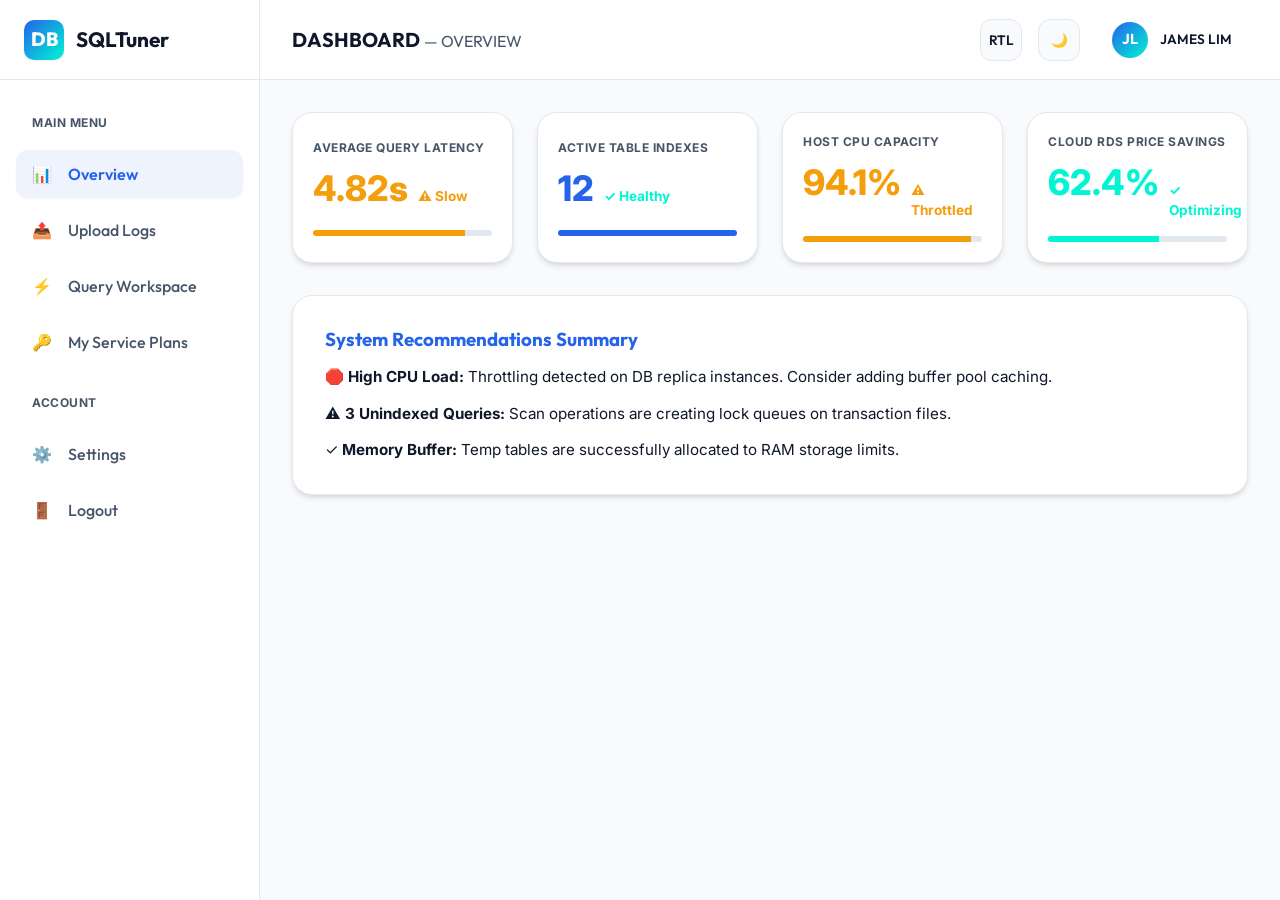
<file: pages/dashboard.html>
<!DOCTYPE html>
<html lang="en">
<head>
  <meta charset="UTF-8">
  <meta name="viewport" content="width=device-width, initial-scale=1.0">
  <title>Tuner Dashboard - SQLTuner Enterprise Performance Management</title>
  <link rel="stylesheet" href="../assets/css/style.css">
  <link rel="stylesheet" href="../assets/css/dark-mode.css">
  <link rel="stylesheet" href="../assets/css/rtl.css">
  <link rel="icon" type="image/png" href="../assets/images/favicon.png">
  <style>
    /* Adjustments to support fixed sticky header and scrollable dashboard content */
    body {
      background-color: var(--bg-main);
    }
  </style>
</head>
<body id="dashboard-app" class="dashboard-layout">

  <!-- SIDEBAR (DRAWER ON MOBILE, FIXED ON DESKTOP) -->
  <aside class="dashboard-sidebar">
    <div class="dashboard-brand">
      <a href="../index.html" class="logo-container">
        <div class="logo-icon">DB</div>
        <span>SQLTuner</span>
      </a>
      <button class="sidebar-close" id="sidebar-close" aria-label="Close Menu">&times;</button>
    </div>
    
    <ul class="sidebar-menu">
      <li class="sidebar-menu-title" style="font-size: 0.75rem; text-transform: uppercase; color: var(--text-muted); font-weight: 700; padding: 10px 16px; letter-spacing: 0.5px;">Main Menu</li>
      <li>
        <a href="javascript:void(0);" class="sidebar-link active" data-tab="overview">
          <span>📊</span> Overview
        </a>
      </li>
      <li>
        <a href="javascript:void(0);" class="sidebar-link" data-tab="upload">
          <span>📤</span> Upload Logs
        </a>
      </li>
      <li>
        <a href="javascript:void(0);" class="sidebar-link" data-tab="queries">
          <span>⚡</span> Query Workspace
        </a>
      </li>
      <li>
        <a href="javascript:void(0);" class="sidebar-link" data-tab="services">
          <span>🔑</span> My Service Plans
        </a>
      </li>
      <li class="sidebar-menu-title" style="font-size: 0.75rem; text-transform: uppercase; color: var(--text-muted); font-weight: 700; padding: 20px 16px 10px 16px; letter-spacing: 0.5px;">Account</li>
      <li>
        <a href="javascript:void(0);" class="sidebar-link" data-tab="settings">
          <span>⚙️</span> Settings
        </a>
      </li>
      <li>
        <a href="login.html" class="sidebar-link">
          <span>🚪</span> Logout
        </a>
      </li>
    </ul>
  </aside>

  <!-- MAIN VIEWPORT AREA -->
  <main class="dashboard-main">
    <!-- Non-Scrolling Sticky Header -->
    <header class="dashboard-header">
      <div class="dashboard-title-area">
        <!-- Hamburger Menu toggle inside dashboard header on mobile and tablet -->
        <button class="toggle-btn sidebar-toggle" aria-label="Toggle Navigation Drawer" style="display: none; padding: 0;" id="mobile-sidebar-hamburger">
          <span style="font-size: 1.5rem;">☰</span>
        </button>
        <h3 style="font-family:'Outfit'; font-size: 1.25rem; font-weight:700;">DASHBOARD <span style="color:var(--text-muted); font-weight:400; font-size:1rem;">— OVERVIEW</span></h3>
      </div>
      
      <div class="header-actions">
        <button class="toggle-btn rtl-toggle" aria-label="Toggle Layout Direction">RTL</button>
        <button class="toggle-btn theme-toggle" aria-label="Toggle Color Theme">🌙</button>
        <div class="profile-menu">
          <div class="profile-avatar">JL</div>
          <span style="font-family:'Outfit'; font-weight:600; font-size: 0.85rem; color:var(--text-main);" class="profile-name-text">JAMES LIM</span>
        </div>
      </div>
    </header>

    <!-- Scrollable content pane -->
    <div class="dashboard-content-scroll">
      
      <!-- TAB 1: OVERVIEW -->
      <div id="tab-overview" class="dashboard-tab-content active">
        <!-- GRID OF KPI METRIC CARDS -->
        <div style="display: grid; grid-template-columns: repeat(auto-fit, minmax(220px, 1fr)); gap: var(--space-6); margin-bottom: var(--space-8);">
          
          <div class="card-glass" style="padding: 20px; align-items: stretch; text-align: left;">
            <div style="font-size: 0.75rem; font-weight:700; text-transform:uppercase; color:var(--text-muted); letter-spacing:0.5px; margin-bottom: 5px;">Average Query Latency</div>
            <div style="display: flex; align-items: baseline; gap: 10px;">
              <div style="font-size: 2.2rem; font-weight:800; color:var(--accent);" id="query-savings-val">4.82s</div>
              <span style="font-size: 0.85rem; color: var(--accent); font-weight: 700;">⚠️ Slow</span>
            </div>
            <div style="background: var(--border-color); height: 6px; border-radius: 10px; overflow:hidden; margin-top: 15px;">
              <div style="background: var(--accent); width: 85%; height: 100%; transition: width var(--transition-slow);" id="query-speedup-progress"></div>
            </div>
          </div>

          <div class="card-glass" style="padding: 20px; align-items: stretch; text-align: left;">
            <div style="font-size: 0.75rem; font-weight:700; text-transform:uppercase; color:var(--text-muted); letter-spacing:0.5px; margin-bottom: 5px;">Active Table Indexes</div>
            <div style="display: flex; align-items: baseline; gap: 10px;">
              <div style="font-size: 2.2rem; font-weight:800; color:var(--primary);">12</div>
              <span style="font-size: 0.85rem; color: var(--secondary); font-weight: 700;">✓ Healthy</span>
            </div>
            <div style="background: var(--border-color); height: 6px; border-radius: 10px; overflow:hidden; margin-top: 15px;">
              <div style="background: var(--primary); width: 100%; height: 100%;"></div>
            </div>
          </div>

          <div class="card-glass" style="padding: 20px; align-items: stretch; text-align: left;">
            <div style="font-size: 0.75rem; font-weight:700; text-transform:uppercase; color:var(--text-muted); letter-spacing:0.5px; margin-bottom: 5px;">Host CPU Capacity</div>
            <div style="display: flex; align-items: baseline; gap: 10px;">
              <div style="font-size: 2.2rem; font-weight:800; color:var(--accent);">94.1%</div>
              <span style="font-size: 0.85rem; color: var(--accent); font-weight: 700;">⚠️ Throttled</span>
            </div>
            <div style="background: var(--border-color); height: 6px; border-radius: 10px; overflow:hidden; margin-top: 15px;">
              <div style="background: var(--accent); width: 94%; height: 100%;"></div>
            </div>
          </div>

          <div class="card-glass" style="padding: 20px; align-items: stretch; text-align: left;">
            <div style="font-size: 0.75rem; font-weight:700; text-transform:uppercase; color:var(--text-muted); letter-spacing:0.5px; margin-bottom: 5px;">Cloud RDS Price Savings</div>
            <div style="display: flex; align-items: baseline; gap: 10px;">
              <div style="font-size: 2.2rem; font-weight:800; color:var(--secondary);">62.4%</div>
              <span style="font-size: 0.85rem; color: var(--secondary); font-weight: 700;">✓ Optimizing</span>
            </div>
            <div style="background: var(--border-color); height: 6px; border-radius: 10px; overflow:hidden; margin-top: 15px;">
              <div style="background: var(--secondary); width: 62%; height: 100%;"></div>
            </div>
          </div>

        </div>

        <!-- System Recommendations Summary card -->
        <div class="card-glass" style="text-align: left; align-items: stretch; padding: var(--space-8); margin-bottom: var(--space-8);">
          <h3 style="margin-bottom: 15px; color: var(--primary);">System Recommendations Summary</h3>
          <ul style="list-style: none; display: flex; flex-direction: column; gap: 12px; font-size: 0.95rem; line-height: 1.6;">
            <li>🛑 <strong>High CPU Load:</strong> Throttling detected on DB replica instances. Consider adding buffer pool caching.</li>
            <li>⚠️ <strong>3 Unindexed Queries:</strong> Scan operations are creating lock queues on transaction files.</li>
            <li>✓ <strong>Memory Buffer:</strong> Temp tables are successfully allocated to RAM storage limits.</li>
          </ul>
        </div>
      </div>

      <!-- TAB 2: UPLOAD LOGS -->
      <div id="tab-upload" class="dashboard-tab-content">
        <!-- FILE UPLOADER & LOG PARSER CONTAINER -->
        <div class="card-glass" id="uploader-card" style="padding: var(--space-8); margin-bottom: var(--space-8); text-align: center; border-style: dashed; border-width: 2px;">
          <div id="upload-area" style="cursor: pointer; width: 100%; height: 100%; display: flex; flex-direction: column; align-items: center; justify-content: center;">
            <input type="file" id="file-input" style="display: none;" accept=".log,.sql,.txt">
            <div id="upload-text" style="display: flex; flex-direction: column; align-items: center;">
              <svg width="48" height="48" viewBox="0 0 24 24" fill="none" stroke="currentColor" stroke-width="2" stroke-linecap="round" stroke-linejoin="round" style="color: var(--primary); margin-bottom: 10px;">
                <path d="M21 15v4a2 2 0 0 1-2 2H5a2 2 0 0 1-2-2v-4"></path>
                <polyline points="17 8 12 3 7 8"></polyline>
                <line x1="12" y1="3" x2="12" y2="15"></line>
              </svg>
              <p><strong>Upload MySQL Slow Query Log</strong> or drag and drop</p>
              <span style="font-size: 0.8rem; color: var(--text-muted)">Supports .log, .sql, .txt files up to 50MB</span>
            </div>
          </div>
        </div>

        <!-- History table -->
        <div class="card-glass" style="text-align: left; align-items: stretch; padding: var(--space-8); overflow-x: auto;">
          <h3 style="margin-bottom: 15px;">Upload Log History</h3>
          <table style="width: 100%; border-collapse: collapse; font-size: 0.9rem; min-width: 500px;">
            <thead>
              <tr style="border-bottom: 2px solid var(--border-color); text-align: left;">
                <th style="padding: 10px;">Log File Name</th>
                <th style="padding: 10px;">Date Uploaded</th>
                <th style="padding: 10px;">File Size</th>
                <th style="padding: 10px;">Queries Identified</th>
                <th style="padding: 10px;">Status</th>
              </tr>
            </thead>
            <tbody>
              <tr style="border-bottom: 1px solid var(--border-color);">
                <td style="padding: 12px;">mysql-slow-production-2026-05-12.log</td>
                <td style="padding: 12px;">May 12, 2026</td>
                <td style="padding: 12px;">18.4 MB</td>
                <td style="padding: 12px; color: var(--accent); font-weight: 700;">14 slow queries</td>
                <td style="padding: 12px; color: var(--secondary); font-weight: 700;">Parsed</td>
              </tr>
              <tr style="border-bottom: 1px solid var(--border-color);">
                <td style="padding: 12px;">aurora-slow-query-export.txt</td>
                <td style="padding: 12px;">May 10, 2026</td>
                <td style="padding: 12px;">5.1 MB</td>
                <td style="padding: 12px; color: var(--accent); font-weight: 700;">8 slow queries</td>
                <td style="padding: 12px; color: var(--secondary); font-weight: 700;">Parsed</td>
              </tr>
            </tbody>
          </table>
        </div>
      </div>

      <!-- TAB 3: QUERY WORKSPACE -->
      <div id="tab-queries" class="dashboard-tab-content">
        <!-- WORKSPACE SLOW QUERY WORKLIST -->
        <div id="query-workspace">
          <h3 style="font-family:'Outfit'; margin-bottom: var(--space-4);">Slow SQL Query Bottlenecks</h3>
          <p style="color:var(--text-muted); font-size:0.9rem; margin-bottom: var(--space-6);">Parsed directly from slow query files. Click **Test Index/Fix** to verify latency adjustments.</p>
          
          <div id="query-list" style="display: flex; flex-direction: column; gap: var(--space-4);">
            <!-- Dynamic logs inject via dashboard.js -->
          </div>
        </div>
      </div>

      <!-- TAB 4: MY SERVICE PLANS -->
      <div id="tab-services" class="dashboard-tab-content">
        <div style="display: flex; flex-direction: column; gap: var(--space-8);">
          <div class="card-glass" style="text-align: left; align-items: stretch; padding: var(--space-8); background: rgba(var(--primary-rgb), 0.03); border-color: var(--secondary);">
            <div style="display: flex; justify-content: space-between; align-items: center; flex-wrap: wrap; gap: 15px;">
              <div>
                <span style="background: var(--secondary); color: #000; padding: 4px 12px; border-radius: 20px; font-size: 0.75rem; font-weight: 800; text-transform: uppercase;">ACTIVE SUBSCRIPTION</span>
                <h2 style="margin-top: 10px; margin-bottom: 5px;">Scale Audit & Fix Retainer</h2>
                <p style="color: var(--text-muted); font-size: 0.95rem;">Tuning coverage for high-volume apps up to 500 million database table records.</p>
              </div>
              <div style="text-align: right;">
                <div style="font-size: 2rem; font-weight: 800; color: var(--primary);">$3,499<span style="font-size: 1rem; font-weight: 500; color: var(--text-muted);">/month</span></div>
                <p style="color: var(--text-muted); font-size: 0.8rem; margin-top: 5px;">Next billing date: <strong>June 01, 2026</strong></p>
              </div>
            </div>
          </div>

          <h3 style="font-family: 'Outfit';">Available Tuning Service Upgrades</h3>
          <div class="card-grid">
            <div class="card-glass" style="text-align: left; align-items: stretch; padding: var(--space-6);">
              <h3>One-Off Tuneup</h3>
              <div style="font-size: 1.8rem; font-weight: 800; color: var(--primary); margin: 10px 0;">$1,499 <span style="font-size: 0.9rem; font-weight: 400; color: var(--text-muted);">Flat</span></div>
              <p style="font-size: 0.85rem; color: var(--text-muted); margin-bottom: 15px;">Solve a critical production latency or lock issue immediately.</p>
              <button class="btn btn-secondary" style="width: 100%; margin-top: auto;" onclick="showNotification('Service Upgrade', 'Upgrade request submitted! Alex Chen will contact you shortly.')">Upgrade Now</button>
            </div>
            <div class="card-glass" style="text-align: left; align-items: stretch; padding: var(--space-6); border-color: var(--secondary);">
              <h3>Scale Audit & Fix</h3>
              <div style="font-size: 1.8rem; font-weight: 800; color: var(--primary); margin: 10px 0;">$3,499 <span style="font-size: 0.9rem; font-weight: 400; color: var(--text-muted);">/month</span></div>
              <p style="font-size: 0.85rem; color: var(--text-muted); margin-bottom: 15px;">Full architecture schema audits, query plan rewrites, and 24/7 monitoring.</p>
              <button class="btn btn-primary" style="width: 100%; margin-top: auto;" disabled>Active Tier</button>
            </div>
            <div class="card-glass" style="text-align: left; align-items: stretch; padding: var(--space-6);">
              <h3>Dedicated Retainer</h3>
              <div style="font-size: 1.8rem; font-weight: 800; color: var(--primary); margin: 10px 0;">Custom <span style="font-size: 0.9rem; font-weight: 400; color: var(--text-muted);">Pricing</span></div>
              <p style="font-size: 0.85rem; color: var(--text-muted); margin-bottom: 15px;">Enterprise-grade DBA team with response time guarantees and failover setup.</p>
              <button class="btn btn-secondary" style="width: 100%; margin-top: auto;" onclick="showNotification('Contact Sales', 'Sales inquiry submitted. Our team will reach out via email.')">Inquire</button>
            </div>
          </div>
        </div>
      </div>

      <!-- TAB 5: SETTINGS -->
      <div id="tab-settings" class="dashboard-tab-content">
        <div class="card-glass" style="text-align: left; align-items: stretch; padding: var(--space-8); max-width: 700px; margin: 0 auto;">
          <h3 style="margin-bottom: 20px; color: var(--primary);">Database Connection Settings</h3>
          <form onsubmit="event.preventDefault(); showNotification('Settings Saved', 'Connection credentials saved successfully!');">
            <div class="form-group">
              <label class="form-label" for="db-host">Database Host Server</label>
              <input type="text" id="db-host" class="form-control" value="rds-prod-mysql-01.us-east-1.rds.amazonaws.com">
            </div>
            <div style="display: grid; grid-template-columns: 2fr 1fr; gap: var(--space-4); width: 100%;">
              <div class="form-group" style="margin-bottom: var(--space-4);">
                <label class="form-label" for="db-name">Database Name</label>
                <input type="text" id="db-name" class="form-control" value="sqltuner_production">
              </div>
              <div class="form-group" style="margin-bottom: var(--space-4);">
                <label class="form-label" for="db-port">C - Port</label>
                <input type="text" id="db-port" class="form-control" value="3306">
              </div>
            </div>
            <div class="form-group">
              <label class="form-label" for="api-key">Tuner Collector Agent API Key</label>
              <input type="password" id="api-key" class="form-control" value="sk_tuner_live_48209384029481">
            </div>
            <div style="display: flex; justify-content: flex-end; gap: var(--space-4); margin-top: 15px;">
              <button type="submit" class="btn btn-primary">Save Settings</button>
            </div>
          </form>
        </div>
      </div>

    </div>
  </main>

  <!-- CUSTOM MEDIA QUERIES FOR DASHBOARD SPECIFIC RESPONSIVENESS -->
  <style>
    @media (max-width: 1023px) {
      .dashboard-sidebar {
        position: fixed;
        top: 0;
        left: -100%;
        height: 100vh;
        z-index: 1000;
        width: 260px;
        box-shadow: var(--shadow-lg);
      }
      .dashboard-sidebar.active {
        left: 0;
      }
      .toggle-btn.sidebar-toggle {
        display: flex !important;
      }
      .profile-name-text {
        display: none; /* Hide James Lim text on mobile/tab view inside profile card, show just JL avatar */
      }
      .dashboard-header {
        padding: 0 var(--space-4) !important;
      }
      .header-actions {
        gap: var(--space-2) !important;
      }
    }

    @media (max-width: 360px) {
      .dashboard-title-area h3 {
        font-size: 0.95rem !important;
      }
      .dashboard-title-area h3 span {
        display: none !important; /* Hide sub-text to prevent overlap */
      }
      .dashboard-header {
        padding: 0 var(--space-2) !important;
      }
      .toggle-btn {
        width: 34px !important;
        height: 34px !important;
        font-size: 0.7rem !important;
      }
      .profile-avatar {
        width: 30px !important;
        height: 30px !important;
        font-size: 0.8rem !important;
      }
    }
  </style>

  <!-- BACK TO TOP BUTTON -->
  <button class="back-to-top" id="backToTop" aria-label="Back to Top">
    <svg width="24" height="24" viewBox="0 0 24 24" fill="none" stroke="currentColor" stroke-width="2" stroke-linecap="round" stroke-linejoin="round"><polyline points="18 15 12 9 6 15"></polyline></svg>
  </button>

  <script src="../assets/js/main.js"></script>
  <script src="../assets/js/dashboard.js"></script>
</body>
</html>
</file>
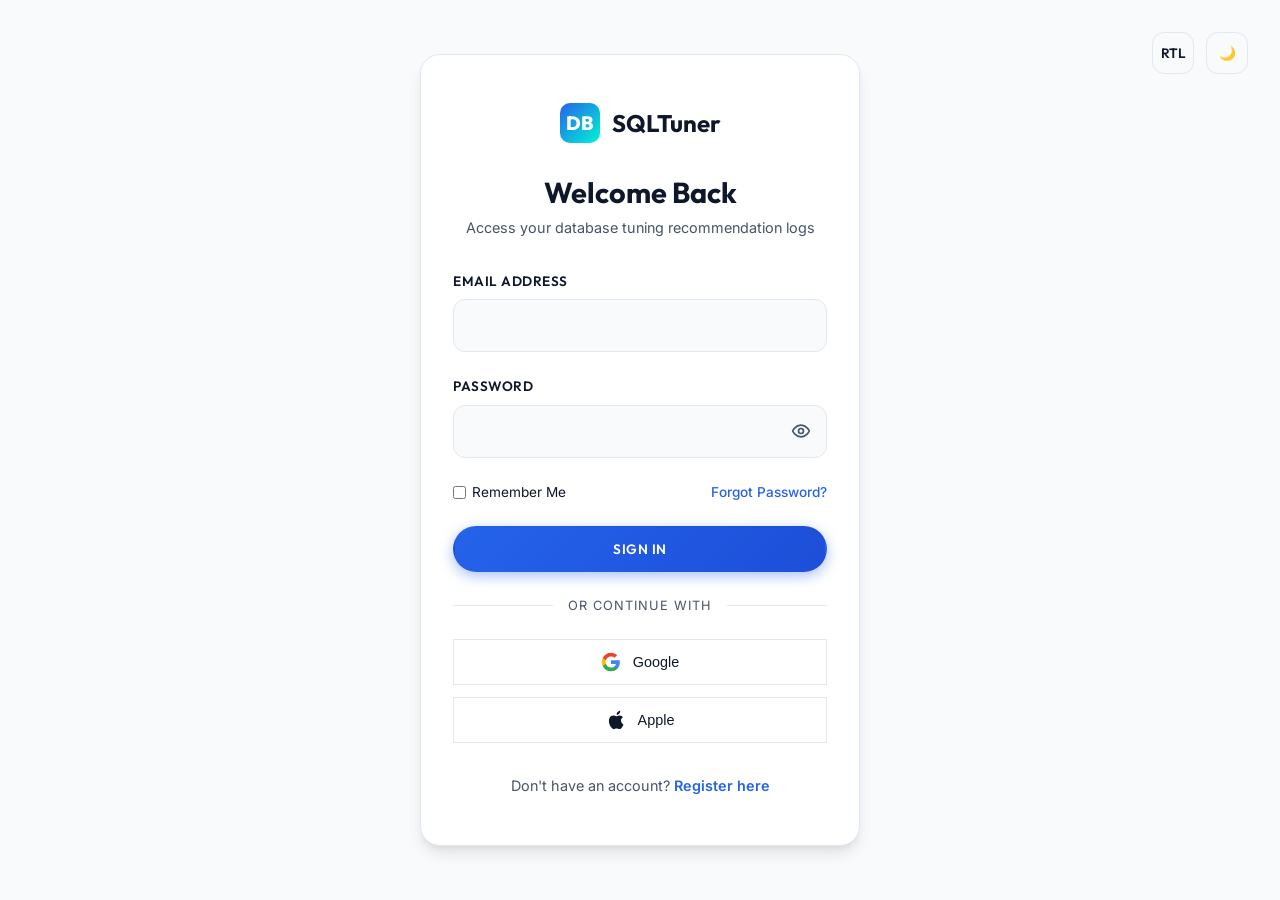
<file: pages/login.html>
<!DOCTYPE html>
<html lang="en">

<head>
  <meta charset="UTF-8">
  <meta name="viewport" content="width=device-width, initial-scale=1.0">
  <title>Login - SQLTuner Client Dashboard</title>
  <link rel="stylesheet" href="../assets/css/style.css">
  <link rel="stylesheet" href="../assets/css/dark-mode.css">
  <link rel="stylesheet" href="../assets/css/rtl.css">
  <link rel="icon" type="image/png" href="../assets/images/favicon.png">
  <style>
    .social-auth {
      display: flex;
      flex-direction: column;
      gap: var(--space-3);
      width: 100%;
    }

    .btn-social {
      display: flex;
      align-items: center;
      justify-content: center;
      gap: 12px;
      padding: 12px;
      border-radius: var(--border-radius-md);
      border: 1px solid var(--border-color);
      background: var(--card-bg);
      color: var(--text-main);
      font-weight: 500;
      font-size: 0.9rem;
      cursor: pointer;
      transition: all var(--transition-fast);
      text-decoration: none;
    }

    .btn-social:hover {
      background: rgba(var(--primary-rgb), 0.05);
      border-color: var(--primary);
    }

    .divider {
      display: flex;
      align-items: center;
      margin: var(--space-6) 0;
      color: var(--text-muted);
      font-size: 0.8rem;
      text-transform: uppercase;
      letter-spacing: 1px;
    }

    .divider::before,
    .divider::after {
      content: "";
      flex: 1;
      height: 1px;
      background: var(--border-color);
    }

    .divider::before {
      margin-right: 15px;
    }

    .divider::after {
      margin-left: 15px;
    }

    .social-icon {
      width: 20px;
      height: 20px;
    }
  </style>
</head>

<body>

  <div class="auth-wrapper">
    <!-- Outside Control Buttons (Top Right, Out of Card) -->
    <div class="auth-header-controls">
      <button class="toggle-btn rtl-toggle" aria-label="Toggle Layout Direction">RTL</button>
      <button class="toggle-btn theme-toggle" aria-label="Toggle Color Theme">🌙</button>
    </div>

    <!-- Auth Card -->
    <div class="auth-card">
      <a href="../index.html" class="logo-container" style="justify-content: center; margin-bottom: var(--space-8);">
        <div class="logo-icon">DB</div>
        <span style="font-size: 1.5rem;">SQLTuner</span>
      </a>

      <h2 style="font-family: 'Outfit'; font-size: 1.8rem; margin-bottom: var(--space-2);">Welcome Back</h2>
      <p style="color: var(--text-muted); font-size: 0.9rem; margin-bottom: var(--space-8);">Access your database tuning
        recommendation logs</p>

      <form novalidate onsubmit="handleLoginSubmit(event)">
        <div class="form-group">
          <label class="form-label" for="email">Email Address</label>
          <input class="form-control" type="email" id="email" placeholder="" required>
          <span class="validation-tooltip"></span>
        </div>

        <div class="form-group">
          <label class="form-label" for="password">Password</label>
          <div class="password-input-wrapper">
            <input class="form-control has-toggle" type="password" id="password" placeholder="" required>
            <button type="button" class="password-toggle" onclick="togglePassword('password', this)"
              aria-label="Toggle password visibility">
              <svg xmlns="http://www.w3.org/2000/svg" width="20" height="20" viewBox="0 0 24 24" fill="none"
                stroke="currentColor" stroke-width="2" stroke-linecap="round" stroke-linejoin="round" class="eye-icon">
                <path d="M2 12s3-7 10-7 10 7 10 7-3 7-10 7-10-7-10-7Z" />
                <circle cx="12" cy="12" r="3" />
              </svg>
            </button>
          </div>
          <span class="validation-tooltip"></span>
        </div>

        <div
          style="display: flex; justify-content: space-between; align-items: center; margin-bottom: var(--space-6); font-size: 0.85rem; width: 100%;">
          <label style="display: flex; align-items: center; gap: 6px; cursor: pointer;">
            <input type="checkbox" style="accent-color: var(--primary);"> Remember Me
          </label>
          <a href="404.html" style="color: var(--primary); font-weight: 500;">Forgot Password?</a>
        </div>

        <button type="submit" class="btn btn-primary" style="width: 100%;">Sign In</button>
      </form>

      <div class="divider">or continue with</div>

      <div class="social-auth">
        <button class="btn-social">
          <svg class="social-icon" viewBox="0 0 24 24">
            <path
              d="M22.56 12.25c0-.78-.07-1.53-.2-2.25H12v4.26h5.92c-.26 1.37-1.04 2.53-2.21 3.31v2.77h3.57c2.08-1.92 3.28-4.74 3.28-8.09z"
              fill="#4285F4" />
            <path
              d="M12 23c2.97 0 5.46-.98 7.28-2.66l-3.57-2.77c-1 .67-2.28 1.07-3.71 1.07-2.86 0-5.29-1.93-6.16-4.53H2.18v2.84C3.99 20.53 7.7 23 12 23z"
              fill="#34A853" />
            <path
              d="M5.84 14.11c-.22-.66-.35-1.36-.35-2.11s.13-1.45.35-2.11V7.06H2.18C1.43 8.55 1 10.22 1 12s.43 3.45 1.18 4.94l3.66-2.83z"
              fill="#FBBC05" />
            <path
              d="M12 5.38c1.62 0 3.06.56 4.21 1.66l3.15-3.15C17.45 2.09 14.97 1 12 1 7.7 1 3.99 3.47 2.18 7.07l3.66 2.84c.87-2.6 3.3-4.53 6.16-4.53z"
              fill="#EA4335" />
          </svg>
          Google
        </button>
        <button class="btn-social">
          <svg class="social-icon" viewBox="0 0 384 512" fill="currentColor">
            <path
              d="M318.7 268.7c-.2-36.7 16.4-64.4 50-84.8-18.8-26.9-47.2-41.7-84.7-44.6-35.5-2.8-74.3 21.8-88.5 21.8-11.4 0-43.8-19.3-71.6-18.8-38.5.6-73.6 22.5-93.5 56.8-41 70.8-10.5 175.7 29.1 232.8 19.3 27.9 42.5 59.2 72.8 58.1 28.7-1.1 39.6-18.5 74.3-18.5 34.4 0 44.5 18.5 74.9 17.8 31.1-.6 51.4-28.4 70.5-56.4 22-32.1 31.1-63.1 31.5-64.7-1.1-.4-61-23.4-61.2-93.1zm-42.3-179.6c15.8-19.2 26.5-45.9 23.6-72.5-22.9 1-50.7 15.3-67.1 34.5-14.7 17.1-27.5 44.4-24 70.5 25.4 2 51.8-13.3 67.5-32.5z" />
          </svg>
          Apple
        </button>
      </div>

      <p style="font-size: 0.9rem; color: var(--text-muted); margin-top: var(--space-8);">
        Don't have an account? <a href="register.html" style="color: var(--primary); font-weight: 600;">Register
          here</a>
      </p>
    </div>
  </div>

  <script src="../assets/js/main.js"></script>
  <script>
    function handleLoginSubmit(e) {
      e.preventDefault();
      const form = e.target;
      const email = document.getElementById('email').value.trim();
      const password = document.getElementById('password').value.trim();

      if (email && password && password.length >= 6) {
        // Successful mock redirection to dashboard
        window.location.href = 'dashboard.html';
      }
    }

    function togglePassword(inputId, btn) {
      const input = document.getElementById(inputId);
      const icon = btn.querySelector('svg');
      if (input.type === 'password') {
        input.type = 'text';
        icon.innerHTML = '<path d="M9.88 9.88a3 3 0 1 0 4.24 4.24"/><path d="M10.73 5.08A10.43 10.43 0 0 1 12 5c7 0 10 7 10 7a13.16 13.16 0 0 1-1.67 2.68"/><path d="M6.61 6.61A13.52 13.52 0 0 0 2 12s3 7 10 7a9.74 9.74 0 0 0 5.39-1.61"/><line x1="2" y1="2" x2="22" y2="22"/>';
      } else {
        input.type = 'password';
        icon.innerHTML = '<path d="M2 12s3-7 10-7 10 7 10 7-3 7-10 7-10-7-10-7Z"/><circle cx="12" cy="12" r="3"/>';
      }
    }
  </script>
</body>

</html>
</file>
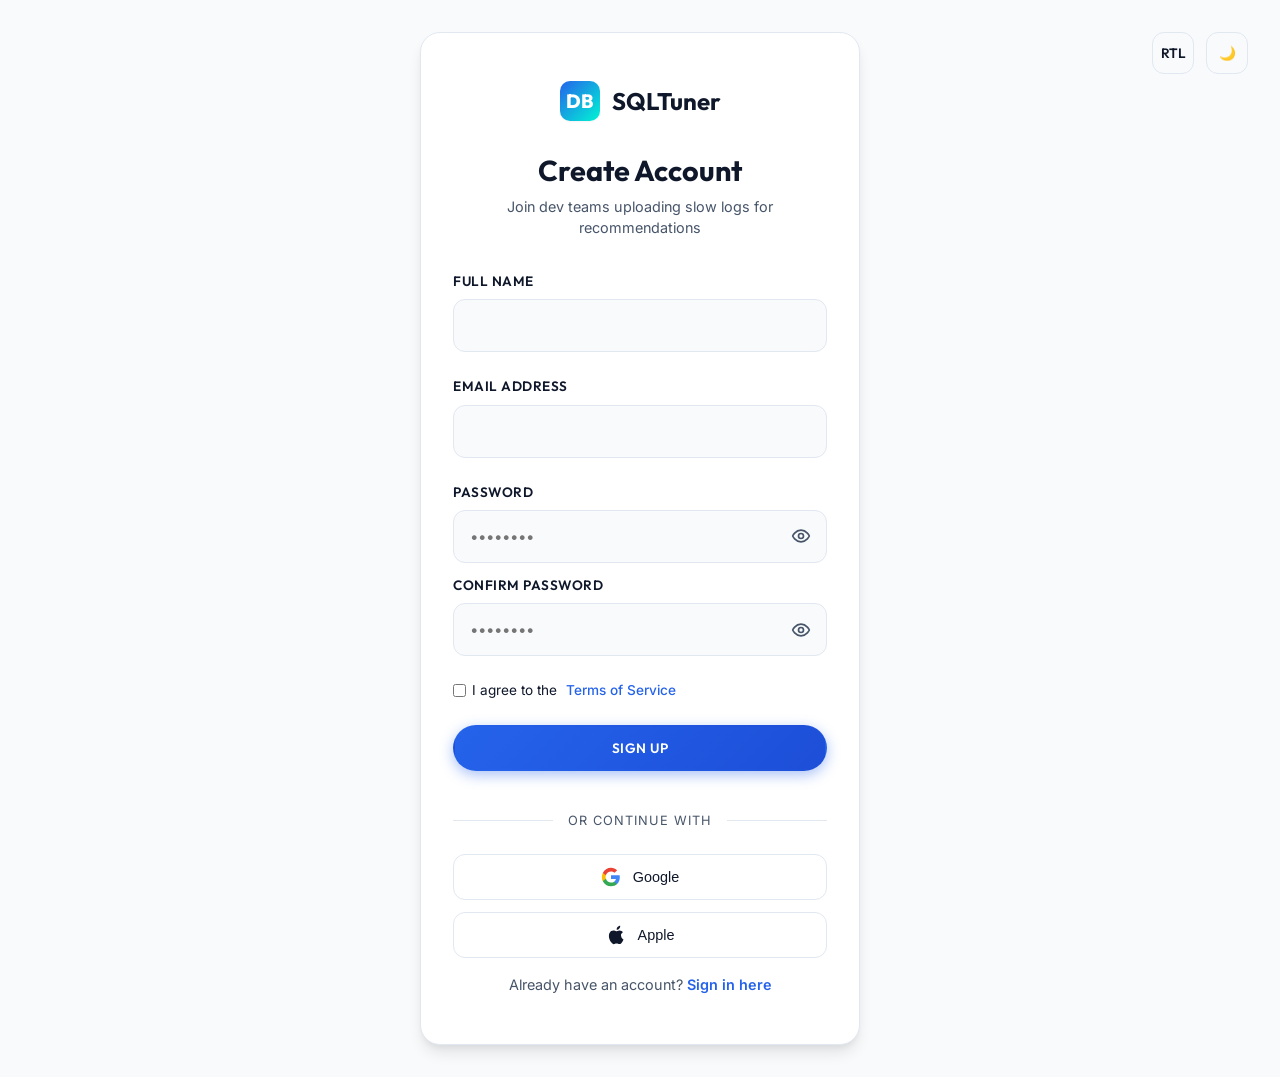
<file: pages/register.html>
<!DOCTYPE html>
<html lang="en">
<head>
  <meta charset="UTF-8">
  <meta name="viewport" content="width=device-width, initial-scale=1.0">
  <title>Register - SQLTuner Client Account</title>
  <link rel="stylesheet" href="../assets/css/style.css">
  <link rel="stylesheet" href="../assets/css/dark-mode.css">
  <link rel="stylesheet" href="../assets/css/rtl.css">
  <link rel="icon" type="image/png" href="../assets/images/favicon.png">
<style>
  .social-auth {
    display: flex;
    flex-direction: column;
    gap: var(--space-3);
    width: 100%;
  }
  .btn-social {
    display: flex;
    align-items: center;
    justify-content: center;
    gap: 12px;
    padding: 12px;
    border-radius: var(--border-radius);
    border: 1px solid var(--border-color);
    background: var(--bg-card);
    color: var(--text-main);
    font-weight: 500;
    font-size: 0.9rem;
    cursor: pointer;
    transition: all var(--transition-fast);
    text-decoration: none;
  }
  .btn-social:hover {
    background: rgba(var(--primary-rgb), 0.05);
    border-color: var(--primary);
  }
  .divider {
    display: flex;
    align-items: center;
    margin: var(--space-6) 0;
    color: var(--text-muted);
    font-size: 0.8rem;
    text-transform: uppercase;
    letter-spacing: 1px;
  }
  .divider::before, .divider::after {
    content: "";
    flex: 1;
    height: 1px;
    background: var(--border-color);
  }
  .divider::before { margin-right: 15px; }
  .divider::after { margin-left: 15px; }
  .social-icon { width: 20px; height: 20px; }
</style>
</head>
<body>

  <div class="auth-wrapper">
    <!-- Outside Control Buttons (Top Right, Out of Card) -->
    <div class="auth-header-controls">
      <button class="toggle-btn rtl-toggle" aria-label="Toggle Layout Direction">RTL</button>
      <button class="toggle-btn theme-toggle" aria-label="Toggle Color Theme">🌙</button>
    </div>

    <!-- Auth Card -->
    <div class="auth-card">
      <a href="../index.html" class="logo-container" style="justify-content: center; margin-bottom: var(--space-8);">
        <div class="logo-icon">DB</div>
        <span style="font-size: 1.5rem;">SQLTuner</span>
      </a>

      <h2 style="font-family: 'Outfit'; font-size: 1.8rem; margin-bottom: var(--space-2);">Create Account</h2>
      <p style="color: var(--text-muted); font-size: 0.9rem; margin-bottom: var(--space-8);">Join dev teams uploading slow logs for recommendations</p>

      <form novalidate onsubmit="handleRegisterSubmit(event)">
        <div class="form-group">
          <label class="form-label" for="reg_name">Full Name</label>
          <input class="form-control" type="text" id="reg_name" placeholder="" required>
          <span class="validation-tooltip"></span>
        </div>

        <div class="form-group">
          <label class="form-label" for="reg_email">Email Address</label>
          <input class="form-control" type="email" id="reg_email" placeholder="" required>
          <span class="validation-tooltip"></span>
        </div>

        <div class="form-group">
          <label class="form-label" for="reg_password">Password</label>
          <div class="password-input-wrapper">
            <input class="form-control has-toggle" type="password" id="reg_password" placeholder="••••••••" required>
            <button type="button" class="password-toggle" onclick="togglePassword('reg_password', this)" aria-label="Toggle password visibility">
              <svg xmlns="http://www.w3.org/2000/svg" width="20" height="20" viewBox="0 0 24 24" fill="none" stroke="currentColor" stroke-width="2" stroke-linecap="round" stroke-linejoin="round" class="eye-icon"><path d="M2 12s3-7 10-7 10 7 10 7-3 7-10 7-10-7-10-7Z"/><circle cx="12" cy="12" r="3"/></svg>
            </button>
          </div>
          
          <label class="form-label" for="reg_confirm_password" style="margin-top: var(--space-3);">Confirm Password</label>
          <div class="password-input-wrapper">
            <input class="form-control has-toggle" type="password" id="reg_confirm_password" placeholder="••••••••" required>
            <button type="button" class="password-toggle" onclick="togglePassword('reg_confirm_password', this)" aria-label="Toggle password visibility">
              <svg xmlns="http://www.w3.org/2000/svg" width="20" height="20" viewBox="0 0 24 24" fill="none" stroke="currentColor" stroke-width="2" stroke-linecap="round" stroke-linejoin="round" class="eye-icon"><path d="M2 12s3-7 10-7 10 7 10 7-3 7-10 7-10-7-10-7Z"/><circle cx="12" cy="12" r="3"/></svg>
            </button>
          </div>
          <span class="validation-tooltip"></span>
        </div>

        <div style="display: flex; align-items: center; margin-bottom: var(--space-6); font-size: 0.85rem; width: 100%;">
          <label style="display: flex; align-items: center; gap: 6px; cursor: pointer;">
            <input type="checkbox" id="reg_agree" required style="accent-color: var(--primary);"> I agree to the <a href="404.html" style="color: var(--primary); font-weight: 500; margin-left: 3px;">Terms of Service</a>
          </label>
        </div>

        <button type="submit" class="btn btn-primary" style="width: 100%; margin-bottom: var(--space-4);">Sign Up</button>
      </form>
        <div class="divider">or continue with</div>
        <div class="social-auth">
          <button class="btn-social">
            <svg class="social-icon" viewBox="0 0 24 24"><path d="M22.56 12.25c0-.78-.07-1.53-.2-2.25H12v4.26h5.92c-.26 1.37-1.04 2.53-2.21 3.31v2.77h3.57c2.08-1.92 3.28-4.74 3.28-8.09z" fill="#4285F4"/><path d="M12 23c2.97 0 5.46-.98 7.28-2.66l-3.57-2.77c-1 .67-2.28 1.07-3.71 1.07-2.86 0-5.29-1.93-6.16-4.53H2.18v2.84C3.99 20.53 7.7 23 12 23z" fill="#34A853"/><path d="M5.84 14.11c-.22-.66-.35-1.36-.35-2.11s.13-1.45.35-2.11V7.06H2.18C1.43 8.55 1 10.22 1 12s.43 3.45 1.18 4.94l3.66-2.83z" fill="#FBBC05"/><path d="M12 5.38c1.62 0 3.06.56 4.21 1.66l3.15-3.15C17.45 2.09 14.97 1 12 1 7.7 1 3.99 3.47 2.18 7.07l3.66 2.84c.87-2.6 3.3-4.53 6.16-4.53z" fill="#EA4335"/></svg>
            Google
          </button>
          <button class="btn-social">
            <svg class="social-icon" viewBox="0 0 384 512" fill="currentColor">
              <path d="M318.7 268.7c-.2-36.7 16.4-64.4 50-84.8-18.8-26.9-47.2-41.7-84.7-44.6-35.5-2.8-74.3 21.8-88.5 21.8-11.4 0-43.8-19.3-71.6-18.8-38.5.6-73.6 22.5-93.5 56.8-41 70.8-10.5 175.7 29.1 232.8 19.3 27.9 42.5 59.2 72.8 58.1 28.7-1.1 39.6-18.5 74.3-18.5 34.4 0 44.5 18.5 74.9 17.8 31.1-.6 51.4-28.4 70.5-56.4 22-32.1 31.1-63.1 31.5-64.7-1.1-.4-61-23.4-61.2-93.1zm-42.3-179.6c15.8-19.2 26.5-45.9 23.6-72.5-22.9 1-50.7 15.3-67.1 34.5-14.7 17.1-27.5 44.4-24 70.5 25.4 2 51.8-13.3 67.5-32.5z"/>
            </svg>
            Apple
          </button>
        </div>

      <p style="font-size: 0.9rem; color: var(--text-muted); margin-top: var(--space-4);">
        Already have an account? <a href="login.html" style="color: var(--primary); font-weight: 600;">Sign in here</a>
      </p>
    </div>
  </div>

  <script src="../assets/js/main.js"></script>
  <script>
    function handleRegisterSubmit(e) {
      e.preventDefault();
      const name = document.getElementById('reg_name').value.trim();
      const email = document.getElementById('reg_email').value.trim();
      const password = document.getElementById('reg_password').value.trim();
      const confirmPassword = document.getElementById('reg_confirm_password').value.trim();
      const agree = document.getElementById('reg_agree').checked;

      if (name && email && password && confirmPassword && password === confirmPassword && password.length >= 6 && agree) {
        // Successful mock registration, redirect to login
        window.location.href = 'login.html';
      } else {
        // Simple client‑side feedback (could be enhanced)
        alert('Please ensure all fields are filled, passwords match, and meet length requirements.');
      }
    }

    function togglePassword(inputId, btn) {
      const input = document.getElementById(inputId);
      const icon = btn.querySelector('svg');
      if (input.type === 'password') {
        input.type = 'text';
        icon.innerHTML = '<path d="M9.88 9.88a3 3 0 1 0 4.24 4.24"/><path d="M10.73 5.08A10.43 10.43 0 0 1 12 5c7 0 10 7 10 7a13.16 13.16 0 0 1-1.67 2.68"/><path d="M6.61 6.61A13.52 13.52 0 0 0 2 12s3 7 10 7a9.74 9.74 0 0 0 5.39-1.61"/><line x1="2" y1="2" x2="22" y2="22"/>';
      } else {
        input.type = 'password';
        icon.innerHTML = '<path d="M2 12s3-7 10-7 10 7 10 7-3 7-10 7-10-7-10-7Z"/><circle cx="12" cy="12" r="3"/>';
      }
    }
  </script>
</body>
</html>
</file>
<file: assets/css/style.css>
@import url('https://fonts.googleapis.com/css2?family=Inter:wght@300;400;500;600;700&family=Outfit:wght@400;500;600;700;800&family=JetBrains+Mono:wght@400;500;600&display=swap');

/* --- DESIGN SYSTEM TOKENS --- */
:root {
  /* Premium 3-Color Palette + Neutral Scales */
  --primary: #2563eb;       /* Cobalt Blue - represents logic & trust */
  --secondary: #00f5d4;     /* Cyber Cyan - represents high speed & performance */
  --accent: #f59e0b;        /* Warning Amber - represents slow queries / latency */
  
  --primary-rgb: 37, 99, 235;
  --secondary-rgb: 0, 245, 212;
  --accent-rgb: 245, 158, 11;

  /* Neutral Theme Scales (Light Theme Defaults) */
  --bg-main: #f8fafc;
  --bg-card: #ffffff;
  --bg-header: rgba(255, 255, 255, 0.8);
  --bg-sidebar: #ffffff;
  --text-main: #0f172a;
  --text-muted: #475569;
  --text-inverse: #ffffff;
  --border-color: #e2e8f0;
  --shadow-sm: 0 1px 2px 0 rgba(0, 0, 0, 0.05);
  --shadow-md: 0 4px 6px -1px rgba(0, 0, 0, 0.1), 0 2px 4px -1px rgba(0, 0, 0, 0.06);
  --shadow-lg: 0 10px 15px -3px rgba(0, 0, 0, 0.1), 0 4px 6px -2px rgba(0, 0, 0, 0.05);
  --shadow-glow: 0 0 20px rgba(0, 245, 212, 0.15);

  /* Spacing Scale (8px Base Unit) */
  --space-1: 4px;
  --space-2: 8px;
  --space-3: 12px;
  --space-4: 16px;
  --space-6: 24px;
  --space-8: 32px;
  --space-10: 40px;
  --space-12: 48px;
  --space-16: 64px;
  --space-24: 96px;

  /* Layout Constants */
  --header-height: 80px;
  --sidebar-width: 260px;
  --border-radius: 12px;
  --border-radius-lg: 20px;
  --transition-fast: 0.2s cubic-bezier(0.4, 0, 0.2, 1);
  --transition-normal: 0.3s cubic-bezier(0.4, 0, 0.2, 1);
  --transition-slow: 0.5s cubic-bezier(0.4, 0, 0.2, 1);
}

/* --- RESET & GENERAL STYLES --- */
*, *::before, *::after {
  box-sizing: border-box;
  margin: 0;
  padding: 0;
}

html {
  font-family: 'Inter', sans-serif;
  scroll-behavior: smooth;
  font-size: 16px;
  line-height: 1.5;
}

body {
  background-color: var(--bg-main);
  color: var(--text-main);
  transition: background-color var(--transition-normal), color var(--transition-normal);
  overflow-x: hidden;
}

h1, h2, h3, h4, h5, h6 {
  font-family: 'Outfit', sans-serif;
  font-weight: 700;
  line-height: 1.2;
}

a {
  color: inherit;
  text-decoration: none;
  transition: all var(--transition-fast);
}

code, pre {
  font-family: 'JetBrains Mono', monospace;
}

/* --- COMMON UTILITIES --- */
.container {
  width: 100%;
  max-width: 1280px;
  margin: 0 auto;
  padding: 0 var(--space-6);
}

.section {
  padding: var(--space-24) 0;
}

.section-header {
  text-align: center;
  margin-bottom: var(--space-16);
  max-width: 700px;
  margin-left: auto;
  margin-right: auto;
}

.section-title {
  font-size: 2.5rem;
  font-weight: 800;
  margin-bottom: var(--space-4);
  background: linear-gradient(135deg, var(--primary), var(--secondary));
  -webkit-background-clip: text;
  -webkit-text-fill-color: transparent;
  display: inline-block;
}

.section-subtitle {
  font-size: 1.1rem;
  color: var(--text-muted);
}

/* Glassmorphism card utility */
.card-glass {
  background: var(--bg-card);
  border: 1px solid var(--border-color);
  border-radius: var(--border-radius-lg);
  padding: var(--space-8);
  box-shadow: var(--shadow-md);
  transition: transform var(--transition-normal), box-shadow var(--transition-normal), border-color var(--transition-normal);
  text-align: center; /* Center section cards */
  display: flex;
  flex-direction: column;
  align-items: center;
  justify-content: center;
}

.card-glass:hover {
  transform: translateY(-5px);
  box-shadow: var(--shadow-lg), var(--shadow-glow);
  border-color: var(--secondary);
}

/* --- BUTTONS --- */
.btn {
  display: inline-flex;
  align-items: center;
  justify-content: center;
  gap: var(--space-2);
  padding: var(--space-3) var(--space-6);
  font-family: 'Outfit', sans-serif;
  font-weight: 600;
  border-radius: 30px;
  border: 2px solid transparent;
  cursor: pointer;
  transition: all var(--transition-normal);
  text-transform: uppercase;
  font-size: 0.85rem;
  letter-spacing: 0.5px;
}

.btn-primary {
  background: linear-gradient(135deg, var(--primary), #1d4ed8);
  color: var(--text-inverse);
  box-shadow: 0 4px 14px rgba(37, 99, 235, 0.4);
}

.btn-primary:hover {
  background: linear-gradient(135deg, #1d4ed8, var(--primary));
  transform: translateY(-2px);
  box-shadow: 0 6px 20px rgba(37, 99, 235, 0.6);
}

.btn-secondary {
  background: transparent;
  border-color: var(--secondary);
  color: var(--primary);
  box-shadow: 0 4px 14px rgba(0, 245, 212, 0.15);
}

.btn-secondary:hover {
  background: var(--secondary);
  color: #000;
  transform: translateY(-2px);
  box-shadow: 0 6px 20px rgba(0, 245, 212, 0.4);
}

.btn-text {
  background: none;
  border: none;
  color: var(--primary);
  padding: var(--space-2) var(--space-4);
  border-radius: var(--border-radius);
}

.btn-text:hover {
  background: rgba(var(--primary-rgb), 0.1);
  color: var(--primary);
}

/* --- HEADER SYSTEM (RESPONSIVE) --- */
.header {
  height: var(--header-height);
  width: 100%;
  position: fixed;
  top: 0;
  left: 0;
  z-index: 100;
  background: var(--bg-header);
  backdrop-filter: blur(12px);
  border-bottom: 1px solid var(--border-color);
  display: flex;
  align-items: center;
  transition: background-color var(--transition-normal), border-color var(--transition-normal);
}

.header-container {
  display: flex;
  justify-content: space-between;
  align-items: center;
  width: 100%;
}

.logo-container {
  display: flex;
  align-items: center;
  gap: var(--space-3);
  font-weight: 700;
  font-size: 1.3rem;
  font-family: 'Outfit', sans-serif;
  color: var(--text-main);
  cursor: pointer;
}

.logo-icon {
  width: 40px;
  height: 40px;
  background: linear-gradient(135deg, var(--primary), var(--secondary));
  border-radius: 10px;
  display: flex;
  align-items: center;
  justify-content: center;
  color: white;
  font-weight: 800;
  font-size: 1.2rem;
  box-shadow: var(--shadow-sm);
  transition: transform var(--transition-normal);
}

.logo-container:hover .logo-icon {
  transform: rotate(10deg) scale(1.05);
}

.nav-menu {
  display: flex;
  align-items: center;
  gap: var(--space-6);
  list-style: none;
}

.nav-link {
  font-family: 'Outfit', sans-serif;
  font-weight: 500;
  font-size: 0.95rem;
  color: var(--text-muted);
  position: relative;
  padding: var(--space-2) 0;
}

.nav-link::after {
  content: '';
  position: absolute;
  bottom: 0;
  left: 0;
  width: 0;
  height: 2px;
  background-color: var(--secondary);
  transition: width var(--transition-normal);
}

.nav-link:hover {
  color: var(--text-main);
}

.nav-link:hover::after,
.nav-link.active::after {
  width: 100%;
}

.nav-link.active {
  color: var(--primary);
  font-weight: 600;
}

.header-actions {
  display: flex;
  align-items: center;
  gap: var(--space-4);
}

/* Theme & RTL Toggles */
.toggle-btn {
  background: var(--bg-main);
  border: 1px solid var(--border-color);
  border-radius: var(--border-radius);
  width: 42px;
  height: 42px;
  display: flex;
  align-items: center;
  justify-content: center;
  cursor: pointer;
  transition: all var(--transition-fast);
  color: var(--text-main);
  font-family: 'Outfit', sans-serif;
  font-weight: 600;
  font-size: 0.85rem;
}

.toggle-btn:hover {
  background: var(--border-color);
  border-color: var(--secondary);
  transform: scale(1.05);
}

/* Hamburger Menu Icon */
.hamburger {
  display: none;
  flex-direction: column;
  justify-content: space-between;
  width: 30px;
  height: 21px;
  background: transparent;
  border: none;
  cursor: pointer;
  z-index: 110;
}

.hamburger span {
  width: 100%;
  height: 3px;
  background-color: var(--text-main);
  border-radius: 10px;
  transition: all var(--transition-normal);
}

/* Hamburger active transformation */
.hamburger.active span:nth-child(1) {
  transform: translateY(9px) rotate(45deg);
}

.hamburger.active span:nth-child(2) {
  opacity: 0;
}

.hamburger.active span:nth-child(3) {
  transform: translateY(-9px) rotate(-45deg);
}

/* --- FOOTER SYSTEM --- */
.footer {
  background: var(--bg-card);
  border-top: 1px solid var(--border-color);
  padding: var(--space-16) 0 var(--space-8) 0;
  color: var(--text-muted);
}

.footer-grid {
  display: grid;
  grid-template-columns: 2fr repeat(3, 1fr);
  gap: var(--space-12);
  margin-bottom: var(--space-12);
}

.footer-brand-column {
  display: flex;
  flex-direction: column;
  gap: var(--space-4);
}

.footer-brand-text {
  max-width: 320px;
  font-size: 0.95rem;
}

.footer-socials {
  display: flex;
  gap: var(--space-3);
  margin-top: var(--space-2);
}

.social-link {
  width: 38px;
  height: 38px;
  background: var(--bg-main);
  border: 1px solid var(--border-color);
  border-radius: 50%;
  display: flex;
  align-items: center;
  justify-content: center;
  transition: all var(--transition-normal);
  color: var(--text-main);
}

.social-link:hover {
  background: var(--secondary);
  color: #000;
  transform: translateY(-3px);
  border-color: var(--secondary);
}

.social-link.social-twitter {
  background: #1DA1F2;
  color: #ffffff;
  border-color: #1DA1F2;
}
.social-link.social-twitter:hover {
  background: #0d8ddc;
  border-color: #0d8ddc;
  color: #ffffff;
  transform: translateY(-3px);
  box-shadow: 0 4px 12px rgba(29, 161, 242, 0.4);
}

.social-link.social-linkedin {
  background: #0077B5;
  color: #ffffff;
  border-color: #0077B5;
}
.social-link.social-linkedin:hover {
  background: #046294;
  border-color: #046294;
  color: #ffffff;
  transform: translateY(-3px);
  box-shadow: 0 4px 12px rgba(0, 119, 181, 0.4);
}

.social-link.social-github {
  background: #24292e;
  color: #ffffff;
  border-color: #24292e;
}
.social-link.social-github:hover {
  background: #161b22;
  border-color: #161b22;
  color: #ffffff;
  transform: translateY(-3px);
  box-shadow: 0 4px 12px rgba(36, 41, 46, 0.4);
}

.footer-column-title {
  font-family: 'Outfit', sans-serif;
  color: var(--text-main);
  font-size: 1.1rem;
  font-weight: 600;
  margin-bottom: var(--space-6);
  position: relative;
  display: inline-block;
}

.footer-links {
  list-style: none;
  display: flex;
  flex-direction: column;
  gap: var(--space-3);
}

.footer-links a {
  font-size: 0.95rem;
  transition: padding-left var(--transition-fast), color var(--transition-fast);
}

.footer-links a:hover {
  color: var(--primary);
  padding-left: var(--space-2);
}

.footer-contact-info {
  display: flex;
  flex-direction: column;
  gap: var(--space-3);
  font-size: 0.95rem;
}

.footer-contact-item {
  display: flex;
  align-items: center;
  gap: var(--space-2);
}

.footer-bottom {
  border-top: 1px solid var(--border-color);
  padding-top: var(--space-6);
  display: flex;
  justify-content: space-between;
  align-items: center;
  font-size: 0.85rem;
  flex-wrap: wrap;
  gap: var(--space-4);
}

@media (max-width: 480px) {
  .footer-bottom {
    flex-direction: column;
    text-align: center;
    justify-content: center;
  }
}

@media (max-width: 360px) {
  .footer-bottom {
    font-size: 0.75rem;
    gap: var(--space-2);
  }
  .footer-bottom p {
    white-space: nowrap;
  }
  .footer-bottom div {
    gap: var(--space-2) !important;
  }
}

/* --- HERO COMPONENT --- */
.hero {
  padding-top: calc(var(--header-height) + var(--space-16));
  padding-bottom: var(--space-24);
  position: relative;
  overflow: hidden;
}

.hero-grid {
  display: grid;
  grid-template-columns: 1fr 1fr;
  align-items: center;
  gap: var(--space-16);
}

.hero-content {
  display: flex;
  flex-direction: column;
  gap: var(--space-6);
}

.hero-tag {
  align-self: flex-start;
  background: rgba(0, 245, 212, 0.1);
  color: var(--primary);
  border: 1px solid rgba(0, 245, 212, 0.3);
  padding: var(--space-1) var(--space-3);
  border-radius: 20px;
  font-family: 'Outfit', sans-serif;
  font-weight: 600;
  font-size: 0.85rem;
}

.hero-title {
  font-size: 3.5rem;
  font-weight: 800;
  line-height: 1.15;
}

.hero-title span {
  background: linear-gradient(135deg, var(--primary), var(--secondary));
  -webkit-background-clip: text;
  -webkit-text-fill-color: transparent;
}

.hero-description {
  font-size: 1.15rem;
  color: var(--text-muted);
  max-width: 550px;
}

.hero-actions {
  display: flex;
  gap: var(--space-4);
}

.hero-visual {
  position: relative;
  display: flex;
  justify-content: center;
  align-items: center;
}

.db-animation {
  width: 100%;
  max-width: 480px;
  background: rgba(var(--primary-rgb), 0.03);
  border: 1px solid var(--border-color);
  border-radius: var(--border-radius-lg);
  padding: var(--space-6);
  box-shadow: var(--shadow-lg);
}

/* --- CLIENT-SIDE FORM VALIDATION SYSTEM --- */
.form-group {
  margin-bottom: var(--space-6);
  position: relative;
  text-align: left;
  width: 100%;
}

.form-label {
  display: block;
  font-family: 'Outfit', sans-serif;
  font-weight: 600;
  font-size: 0.85rem;
  text-transform: uppercase;
  margin-bottom: var(--space-2);
  color: var(--text-main);
  letter-spacing: 0.5px;
}

.form-control {
  width: 100%;
  padding: var(--space-4);
  background: var(--bg-main);
  border: 1px solid var(--border-color);
  border-radius: var(--border-radius);
  color: var(--text-main);
  font-family: inherit;
  font-size: 0.95rem;
  outline: none;
  transition: all var(--transition-fast);
}

.form-control:focus {
  border-color: var(--primary);
  box-shadow: 0 0 0 3px rgba(37, 99, 235, 0.15);
}

/* Password Toggle Support */
.password-input-wrapper {
  position: relative;
  width: 100%;
}

.password-toggle {
  position: absolute;
  right: var(--space-4);
  top: 50%;
  transform: translateY(-50%);
  background: none;
  border: none;
  padding: 0;
  cursor: pointer;
  color: var(--text-muted);
  display: flex;
  align-items: center;
  justify-content: center;
  transition: color var(--transition-fast);
  z-index: 10;
}

.password-toggle:hover {
  color: var(--primary);
}

.form-control.has-toggle {
  padding-right: calc(var(--space-10) + var(--space-2));
}

/* Form validation validation state styles */
.form-control.is-invalid {
  border-color: #ef4444;
}

.form-control.is-valid {
  border-color: var(--secondary);
}

/* Beautiful Animated Validation Tooltip */
.validation-tooltip {
  position: absolute;
  bottom: calc(-1 * var(--space-6));
  left: 0;
  font-size: 0.75rem;
  color: #ef4444;
  opacity: 0;
  transform: translateY(-5px);
  transition: all var(--transition-fast);
  pointer-events: none;
}

.form-control.is-invalid ~ .validation-tooltip {
  opacity: 1;
  transform: translateY(0);
}

/* --- SKELETON LOADERS --- */
.skeleton {
  background: linear-gradient(90deg, var(--border-color) 25%, rgba(var(--primary-rgb), 0.05) 50%, var(--border-color) 75%);
  background-size: 200% 100%;
  animation: skeleton-loading 1.5s infinite;
  border-radius: 4px;
}

@keyframes skeleton-loading {
  0% {
    background-position: 200% 0;
  }
  100% {
    background-position: -200% 0;
  }
}

.skeleton-text {
  height: 12px;
  width: 100%;
  margin-bottom: var(--space-2);
}

.skeleton-title {
  height: 24px;
  width: 60%;
  margin-bottom: var(--space-4);
}

/* --- DASHBOARD VIEW & SIDEBAR --- */
.dashboard-layout {
  display: flex;
  height: 100vh;
  overflow: hidden;
}

.dashboard-sidebar {
  width: var(--sidebar-width);
  min-width: var(--sidebar-width);
  height: 100vh;
  flex-shrink: 0;
  background: var(--bg-sidebar);
  border-right: 1px solid var(--border-color);
  display: flex;
  flex-direction: column;
  transition: transform var(--transition-normal);
  z-index: 90;
}

.dashboard-brand {
  height: var(--header-height);
  padding: 0 var(--space-6);
  display: flex;
  align-items: center;
  border-bottom: 1px solid var(--border-color);
}

.sidebar-menu {
  list-style: none;
  padding: var(--space-6) var(--space-4);
  display: flex;
  flex-direction: column;
  gap: var(--space-2);
  flex-grow: 1;
  overflow-y: auto;
}

.sidebar-link {
  display: flex;
  align-items: center;
  gap: var(--space-4);
  padding: var(--space-3) var(--space-4);
  border-radius: var(--border-radius);
  color: var(--text-muted);
  font-family: 'Outfit', sans-serif;
  font-weight: 500;
  transition: all var(--transition-fast);
}

.sidebar-link:hover, .sidebar-link.active {
  background: rgba(var(--primary-rgb), 0.08);
  color: var(--primary);
}

.sidebar-link.active {
  font-weight: 600;
  box-shadow: var(--shadow-sm);
}

.dashboard-main {
  flex-grow: 1;
  display: flex;
  flex-direction: column;
  overflow: hidden;
}

.dashboard-header {
  height: var(--header-height);
  background: var(--bg-sidebar);
  border-bottom: 1px solid var(--border-color);
  display: flex;
  align-items: center;
  justify-content: space-between;
  padding: 0 var(--space-8);
  position: sticky;
  top: 0;
  z-index: 80;
}

.dashboard-title-area {
  display: flex;
  align-items: center;
  gap: var(--space-4);
}

.dashboard-content-scroll {
  flex-grow: 1;
  overflow-y: auto;
  padding: var(--space-8);
}

/* User profile inside dashboard header */
.profile-menu {
  display: flex;
  align-items: center;
  gap: var(--space-3);
  cursor: pointer;
  padding: var(--space-2) var(--space-4);
  border-radius: 30px;
  transition: background-color var(--transition-fast);
}

.profile-menu:hover {
  background: rgba(var(--primary-rgb), 0.05);
}

.profile-avatar {
  width: 36px;
  height: 36px;
  background: linear-gradient(135deg, var(--primary), var(--secondary));
  border-radius: 50%;
  display: flex;
  align-items: center;
  justify-content: center;
  color: white;
  font-family: 'Outfit', sans-serif;
  font-weight: 700;
  font-size: 0.9rem;
}

/* Grid layout for auth / card styling outside page */
.auth-wrapper {
  min-height: 100vh;
  display: flex;
  align-items: center;
  justify-content: center;
  background: var(--bg-main);
  position: relative;
  padding: var(--space-8);
}

.auth-header-controls {
  position: absolute;
  top: var(--space-8);
  right: var(--space-8);
  display: flex;
  gap: var(--space-3);
  z-index: 10;
}

.auth-card {
  width: 100%;
  max-width: 440px;
  background: var(--bg-card);
  border: 1px solid var(--border-color);
  border-radius: var(--border-radius-lg);
  padding: var(--space-12) var(--space-8);
  box-shadow: var(--shadow-lg);
  text-align: center;
  position: relative;
  margin: auto;
}

.nav-menu-actions-mobile {
  display: none; /* Hidden on desktop */
}

/* --- RESPONSIVE DESIGN BREAKPOINTS --- */

/* Mobile & Tablet Views (up to 1023px) */
@media (max-width: 1023px) {
  .header .header-actions {
    display: none !important; /* Hide on mobile/tablet for main header only */
  }

  .nav-menu-actions-mobile {
    display: flex !important;
    flex-direction: column;
    width: 100%;
    padding: var(--space-6) var(--space-8);
    gap: var(--space-4);
    align-items: center;
    border-top: 1px solid var(--border-color);
    margin-top: auto; /* Push to the bottom of the drawer */
  }

  .mobile-toggles-row {
    display: flex;
    gap: var(--space-4);
    width: 100%;
    justify-content: center;
  }

  .mobile-toggles-row .toggle-btn {
    flex: 1;
    height: 44px;
  }

  .nav-menu {
    position: fixed;
    top: var(--header-height);
    left: -100%;
    width: 100%;
    height: calc(100vh - var(--header-height));
    background: var(--bg-card);
    flex-direction: column;
    padding: var(--space-12) 0;
    gap: var(--space-8);
    transition: left var(--transition-normal);
    border-top: 1px solid var(--border-color);
    box-shadow: var(--shadow-lg);
    z-index: 100;
  }

  .nav-menu.active {
    left: 0;
  }

  .hamburger {
    display: flex;
  }

  .header-actions .btn {
    display: none; /* Hide login button in mobile header, show in menu if needed */
  }

  .hero-grid {
    grid-template-columns: 1fr;
    text-align: center;
    gap: var(--space-12);
  }

  .hero-content {
    align-items: center;
  }

  .hero-description {
    margin-left: auto;
    margin-right: auto;
  }

  .footer-grid {
    grid-template-columns: 1fr;
    gap: var(--space-8);
  }

  /* Dashboard mobile sidebar drawer */
  .dashboard-sidebar {
    position: fixed;
    top: 0;
    left: -100%;
    height: 100%;
    transition: left var(--transition-normal);
  }

  .dashboard-sidebar.active {
    left: 0;
  }
}

/* Mobile Small specific adjustment for Auth Pages */
@media (max-width: 480px) {
  .auth-wrapper {
    flex-direction: column;
    padding: var(--space-12) var(--space-6);
    justify-content: center;
  }
  .auth-header-controls {
    position: relative;
    top: auto;
    right: auto;
    margin-bottom: var(--space-6);
    width: 100%;
    max-width: 440px;
    justify-content: flex-end;
  }
}

/* Desktop Views (1024px and up) */
@media (min-width: 1024px) {
  .dashboard-sidebar {
    position: static;
  }
}

/* --- USER DESIGN CUSTOMIZATIONS --- */

/* 1. Grid card alignment: center-aligned cards for 1 card, 2 cards, or more at 768px, 1024px, 1440px */
.card-grid {
  display: flex;
  flex-wrap: wrap;
  gap: var(--space-8);
  justify-content: center;
  align-items: stretch;
  width: 100%;
}

.card-grid > .card-glass, .card-grid > .card {
  flex: 1 1 320px;
  max-width: 420px;
  width: 100%;
  box-sizing: border-box;
}

/* Specific viewport adjustments for card centering */
@media (min-width: 768px) and (max-width: 1023px) {
  .card-grid {
    justify-content: center !important;
  }
  .card-grid > .card-glass, .card-grid > .card {
    flex: 0 1 calc(50% - var(--space-4)) !important;
    max-width: 360px !important;
  }
}

@media (min-width: 1024px) and (max-width: 1439px) {
  .card-grid {
    justify-content: center !important;
  }
  .card-grid > .card-glass, .card-grid > .card {
    flex: 0 1 calc(33.333% - var(--space-6)) !important;
    max-width: 400px !important;
  }
}

@media (min-width: 1440px) {
  .card-grid {
    justify-content: center !important;
  }
  .card-grid > .card-glass, .card-grid > .card {
    flex: 0 1 calc(33.333% - var(--space-6)) !important;
    max-width: 420px !important;
  }
}

/* 2. Equal size and centered alignment for groups of two buttons inside any section */
.hero-actions, .two-buttons {
  display: flex !important;
  justify-content: center !important;
  align-items: center !important;
  gap: var(--space-4) !important;
  width: 100% !important;
  max-width: 520px !important;
  margin-left: auto !important;
  margin-right: auto !important;
}

.hero-actions .btn, .two-buttons .btn {
  flex: 1 !important;
  min-width: 180px !important;
  max-width: 240px !important;
  width: 100% !important;
  text-align: center !important;
  justify-content: center !important;
  box-sizing: border-box !important;
}

/* 3. Home and Home 2 hero section left side content alignment & right side card size increase at 1440px */
.home-hero .hero-content {
  text-align: center !important;
  align-items: center !important;
}

@media (min-width: 1440px) {
  .home-hero .hero-visual .card-glass,
  .home-hero .hero-visual .db-animation {
    max-width: 580px !important;
    width: 100% !important;
    padding: var(--space-10) !important;
  }
}

/* 4. About, Services, Blog, Contact hero section centering */
.hero-center-layout .hero-grid {
  grid-template-columns: 1fr !important;
  text-align: center !important;
  justify-items: center !important;
}

.hero-center-layout .hero-content {
  align-items: center !important;
  max-width: 800px !important;
  margin: 0 auto !important;
}

.hero-center-layout .hero-description {
  margin-left: auto !important;
  margin-right: auto !important;
}

.home-hero .hero-tag, .hero-center-layout .hero-tag {
  align-self: center !important;
}

/* 5. Dashboard Tab Switcher Visibility Styles */
.dashboard-tab-content {
  display: none !important;
  animation: fadeIn 0.4s ease-in-out !important;
}

.dashboard-tab-content.active {
  display: block !important;
}

/* 6. Mobile Small (480px / 360px) Overflows and Scalings */
@media (max-width: 480px) {
  .hero-actions, .two-buttons {
    flex-direction: column !important;
    gap: var(--space-3) !important;
    width: 100% !important;
    max-width: 100% !important;
  }
  .hero-actions .btn, .two-buttons .btn {
    width: 100% !important;
    min-width: 100% !important;
    max-width: 100% !important;
  }
  .hero-title {
    font-size: 2.2rem !important;
  }
  .hero-description {
    font-size: 0.95rem !important;
  }
}

@media (max-width: 360px) {
  .hero-title {
    font-size: 1.85rem !important;
  }
  .hero-tag {
    font-size: 0.75rem !important;
  }
  .hero {
    padding-top: calc(var(--header-height) + var(--space-8)) !important;
    padding-bottom: var(--space-12) !important;
  }
}

/* 7. Home and Home 2 Hero Visualization Card Size Expansion */
.home-hero-card, .home-2-hero-card {
  width: 100% !important;
  max-width: 520px !important;
  min-height: 420px !important;
  padding: var(--space-8) !important;
  display: flex !important;
  flex-direction: column !important;
  justify-content: center !important;
  align-items: center !important;
  box-sizing: border-box !important;
}

@media (min-width: 1440px) {
  .container {
    max-width: 1400px !important;
  }
  html {
    font-size: 17.5px !important;
  }
  .home-hero-card, .home-2-hero-card {
    max-width: 620px !important;
    min-height: 480px !important;
    padding: var(--space-10) !important;
  }
}


/* 8. Footer Tablet 2x2 Grid Layout around 768px (600px to 991px) */
@media (min-width: 600px) and (max-width: 991px) {
  .footer-grid {
    grid-template-columns: 1fr 1fr !important;
    gap: var(--space-8) !important;
  }
}

/* 9. Responsive Dual-Column Media Query Support */
.responsive-grid-2 {
  display: grid !important;
  grid-template-columns: 1fr 1fr !important;
  gap: var(--space-8) !important;
}

.responsive-grid-12-10 {
  display: grid !important;
  grid-template-columns: 1.2fr 1fr !important;
  gap: 0 !important;
}

@media (max-width: 991px) {
  .responsive-grid-2, .responsive-grid-12-10 {
    grid-template-columns: 1fr !important;
    gap: var(--space-6) !important;
  }
}

@media (max-width: 480px) {
  .responsive-grid-2 img, .responsive-grid-12-10 img {
    height: 200px !important;
  }
}

/* 10. Query Optimizer Playground Sizing & Scrollbar Optimization */
.query-playground-card {
  width: 100% !important;
}

@media (min-width: 1440px) {
  .query-playground-card pre {
    overflow-x: visible !important;
    white-space: pre-wrap !important;
  }
}

/* 11. Timeline Responsiveness (Optimization Journey & History) */
.timeline-row {
  display: flex !important;
  justify-content: space-between !important;
  align-items: center !important;
  width: 100% !important;
  position: relative !important;
  z-index: 2 !important;
  flex-direction: row !important;
  gap: 20px !important;
}

.timeline-card {
  width: 45% !important;
}

.timeline-empty {
  width: 45% !important;
  display: block !important;
}

.timeline-line {
  position: absolute !important;
  top: 0 !important;
  bottom: 0 !important;
  left: 50% !important;
  width: 2px !important;
  background: var(--border-color) !important;
  transform: translateX(-50%) !important;
  z-index: 1 !important;
}

@media (max-width: 768px) {
  .timeline-line {
    display: none !important;
  }
  .timeline-row {
    flex-direction: column !important;
    align-items: stretch !important;
    gap: var(--space-6) !important;
  }
  .timeline-card {
    width: 100% !important;
  }
  .timeline-empty {
    display: none !important;
  }
}

/* 12. Consultant Card Grid Layout (768px, 1024px, 1440px) */
.consultant-card {
  width: 100% !important;
  padding: var(--space-8) !important;
  display: grid !important;
  grid-template-columns: 1.5fr 1fr !important;
  align-items: center !important;
  gap: var(--space-8) !important;
}

/* 13. Server Limit Cards side-by-side fix for 768px */
@media (min-width: 768px) and (max-width: 1024px) {
  .server-limit-card {
    flex-wrap: nowrap !important;
  }
  .server-limit-card > div:first-child {
    flex: 1 !important;
  }
  .server-limit-card .server-limit-val {
    flex-shrink: 0 !important;
    text-align: right !important;
  }
}

.consultant-card-content {
  text-align: center !important;
  display: flex !important;
  flex-direction: column !important;
  justify-content: center !important;
  align-items: center !important;
  max-width: fit-content !important;
  margin: 0 auto !important;
}

.consultant-card-image-wrap {
  display: flex !important;
  justify-content: center !important;
  align-items: center !important;
}

.consultant-card img {
  width: 220px !important;
  height: 220px !important;
  border-radius: var(--border-radius-lg) !important;
  object-fit: cover !important;
  border: 2px solid var(--primary) !important;
  box-shadow: var(--shadow-glow) !important;
}

@media (max-width: 767px) {
  .consultant-card {
    grid-template-columns: 1fr !important;
    gap: var(--space-6) !important;
    text-align: center !important;
  }
  .consultant-card-content {
    align-items: center !important;
    text-align: center !important;
  }
}



/* 13. Back to Top Button */
.back-to-top {
  position: fixed;
  bottom: 30px;
  right: 30px;
  width: 45px;
  height: 45px;
  background: var(--primary);
  color: white;
  border-radius: 50%;
  display: flex;
  align-items: center;
  justify-content: center;
  font-size: 1.2rem;
  cursor: pointer;
  z-index: 999;
  opacity: 0;
  visibility: hidden;
  transition: all var(--transition-normal);
  box-shadow: var(--shadow-lg);
  border: none;
}

.back-to-top.show {
  opacity: 1;
  visibility: visible;
}

.back-to-top:hover {
  background: var(--secondary);
  color: #000;
  transform: translateY(-5px);
}

/* 14. Dashboard Sidebar Close Button */
.sidebar-close {
  display: none;
  background: none;
  border: none;
  font-size: 1.5rem;
  color: var(--text-main);
  cursor: pointer;
}

@media (max-width: 1023px) {
  .sidebar-close {
    display: block !important;
  }
  .dashboard-brand {
    justify-content: space-between !important;
  }
}

/* 15. Server Limits Alignment for 360px */
@media (max-width: 360px) {
  .server-limit-val {
    text-align: left !important;
  }
}
</file>
<file: assets/css/dark-mode.css>
/* --- DARK MODE THEME OVERRIDES --- */

body.dark-mode {
  --bg-main: #0a0f1d;          /* Deep Space Blue background */
  --bg-card: #131b2e;          /* Premium Slate Blue card background */
  --bg-header: rgba(10, 15, 29, 0.8);
  --bg-sidebar: #0e1628;       /* Dark Sidebar background */
  --text-main: #f8fafc;        /* Bright white/gray text */
  --text-muted: #94a3b8;       /* Muted gray text */
  --border-color: #1e293b;     /* Slate border color */
  
  --shadow-sm: 0 1px 2px 0 rgba(0, 0, 0, 0.3);
  --shadow-md: 0 4px 6px -1px rgba(0, 0, 0, 0.4), 0 2px 4px -1px rgba(0, 0, 0, 0.3);
  --shadow-lg: 0 10px 15px -3px rgba(0, 0, 0, 0.5), 0 4px 6px -2px rgba(0, 0, 0, 0.4);
  --shadow-glow: 0 0 25px rgba(0, 245, 212, 0.08);
}

/* Specific elements that need visual refinement in Dark Mode */
body.dark-mode .logo-icon {
  box-shadow: 0 0 15px rgba(37, 99, 235, 0.3);
}

body.dark-mode .btn-secondary {
  color: var(--secondary);
}

body.dark-mode .btn-secondary:hover {
  color: #000000;
}

body.dark-mode .form-control {
  background: #0f172a;
}

body.dark-mode .card-glass {
  background: var(--bg-card);
  border-color: var(--border-color);
}

body.dark-mode .card-glass:hover {
  border-color: var(--secondary);
  box-shadow: var(--shadow-lg), var(--shadow-glow);
}

body.dark-mode .toggle-btn:hover {
  background: #1e293b;
}

body.dark-mode .sidebar-link:hover, 
body.dark-mode .sidebar-link.active {
  background: rgba(0, 245, 212, 0.08);
  color: var(--secondary);
}

body.dark-mode .nav-link:hover,
body.dark-mode .nav-link.active {
  color: var(--secondary);
}

body.dark-mode .btn-text:hover {
  background: rgba(0, 245, 212, 0.08);
  color: var(--secondary);
}
</file>
<file: assets/css/rtl.css>
/* --- RIGHT-TO-LEFT (RTL) STYLES --- */

[dir="rtl"] {
  direction: rtl;
  unicode-bidi: embed;
}

[dir="rtl"] body {
  font-family: 'Inter', sans-serif;
  text-align: right; /* Set default text align to right */
}

/* Override center alignments only if needed, but centering should be preserved */
[dir="rtl"] .section-header,
[dir="rtl"] .section-title,
[dir="rtl"] .section-subtitle,
[dir="rtl"] .card-glass,
[dir="rtl"] .hero-visual,
[dir="rtl"] .footer {
  /* Keep centered styles centered */
}

/* Flip text align for items that are left-aligned by default */
[dir="rtl"] .form-group,
[dir="rtl"] .form-label,
[dir="rtl"] .validation-tooltip,
[dir="rtl"] pre,
[dir="rtl"] code,
[dir="rtl"] .hero-content,
[dir="rtl"] .footer-brand-column,
[dir="rtl"] .footer-column-title,
[dir="rtl"] .footer-links,
[dir="rtl"] .footer-contact-info {
  text-align: right;
  left: auto;
}

[dir="rtl"] .validation-tooltip {
  right: 0;
  left: auto;
}

/* Header system flips - Removing row-reverse allows natural dir="rtl" to handle positions */
[dir="rtl"] .header-container,
[dir="rtl"] .logo-container,
[dir="rtl"] .header-actions,
[dir="rtl"] .dashboard-header,
[dir="rtl"] .dashboard-title-area {
  flex-direction: row; /* Ensure they use default row which respects dir="rtl" */
}

/* Dashboard Sidebar and Layout flips */
[dir="rtl"] .dashboard-layout {
  flex-direction: row; /* Respects RTL naturally */
}

[dir="rtl"] .dashboard-sidebar {
  border-right: none;
  border-left: 1px solid var(--border-color);
}

/* Absolute offsets */
[dir="rtl"] .auth-header-controls {
  right: auto;
  left: var(--space-8);
}

/* Social icons layout alignment */
[dir="rtl"] .footer-socials {
  justify-content: flex-start;
}

[dir="rtl"] .footer-bottom {
  flex-direction: row; /* Respects RTL naturally */
}

/* Inline Style Overrides (targeting elements with style="text-align: left") */
[dir="rtl"] .query-playground-card,
[dir="rtl"] .home-hero-card > div,
[dir="rtl"] .case-study-list,
[dir="rtl"] .dashboard-tab-content .card-glass,
[dir="rtl"] .dashboard-tab-content table th,
[dir="rtl"] .dashboard-tab-content table td,
[dir="rtl"] .card-glass[style*="text-align: left"],
[dir="rtl"] div[style*="text-align: left"],
[dir="rtl"] ul[style*="text-align: left"] {
  text-align: right !important;
}

[dir="rtl"] div[style*="text-align: right"] {
  text-align: left !important;
}

[dir="rtl"] .hero-actions,
[dir="rtl"] .two-buttons {
  flex-direction: row; /* Buttons should also flip naturally */
}

/* Logical spacing for lists and items that used align-items: flex-start */
[dir="rtl"] .hero-content,
[dir="rtl"] .consultant-card-content,
[dir="rtl"] ul[style*="align-items: flex-start"] {
  align-items: flex-end !important;
}

/* Transitions and logical spacing */
[dir="rtl"] .footer-links a:hover {
  padding-left: 0;
  padding-right: var(--space-2);
}

@media (max-width: 1023px) {
  [dir="rtl"] .nav-menu {
    left: auto;
    right: -100%;
    transition: right var(--transition-normal);
  }

  [dir="rtl"] .nav-menu.active {
    left: auto;
    right: 0;
  }

  [dir="rtl"] .dashboard-sidebar {
    left: auto;
    right: -100%;
    transition: right var(--transition-normal);
  }

  [dir="rtl"] .dashboard-sidebar.active {
    left: auto;
    right: 0;
  }
}

@media (max-width: 480px) {
  [dir="rtl"] .auth-header-controls {
    right: auto;
    left: var(--space-4);
  }
}
</file>
